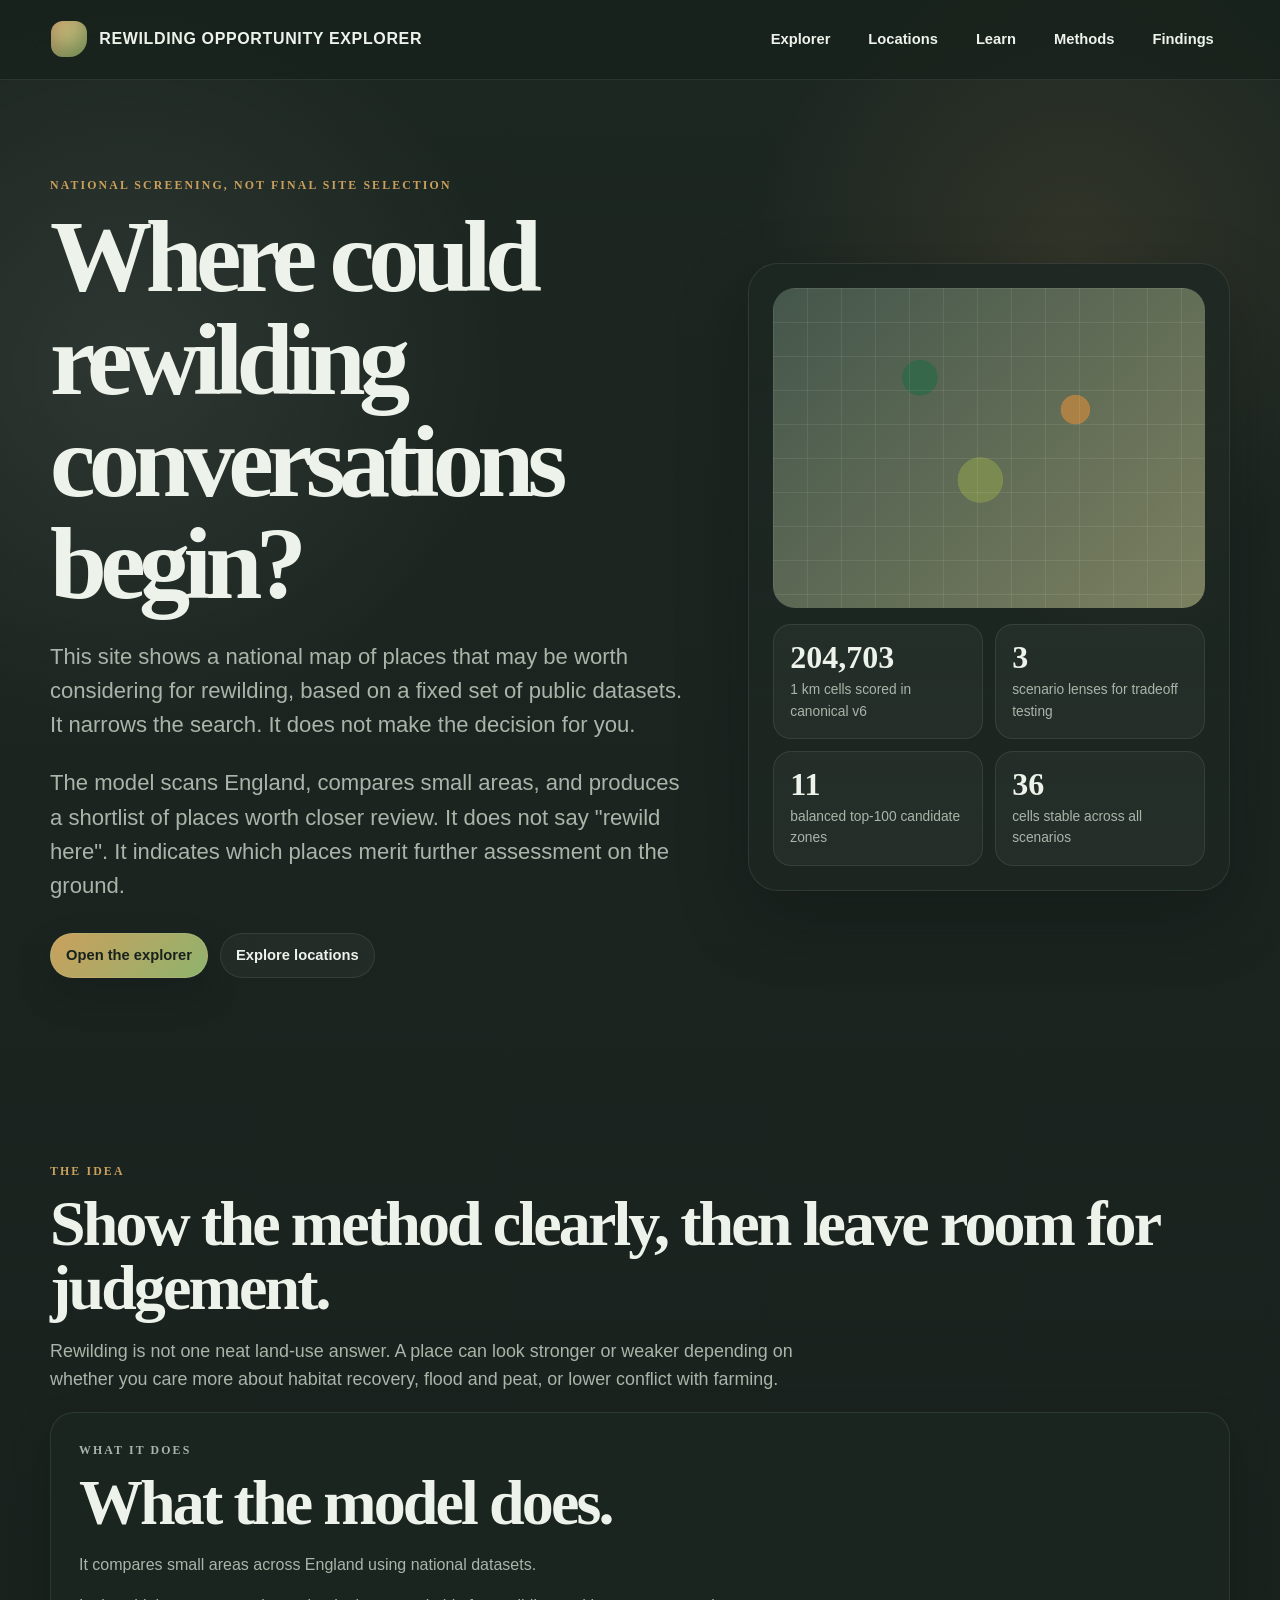
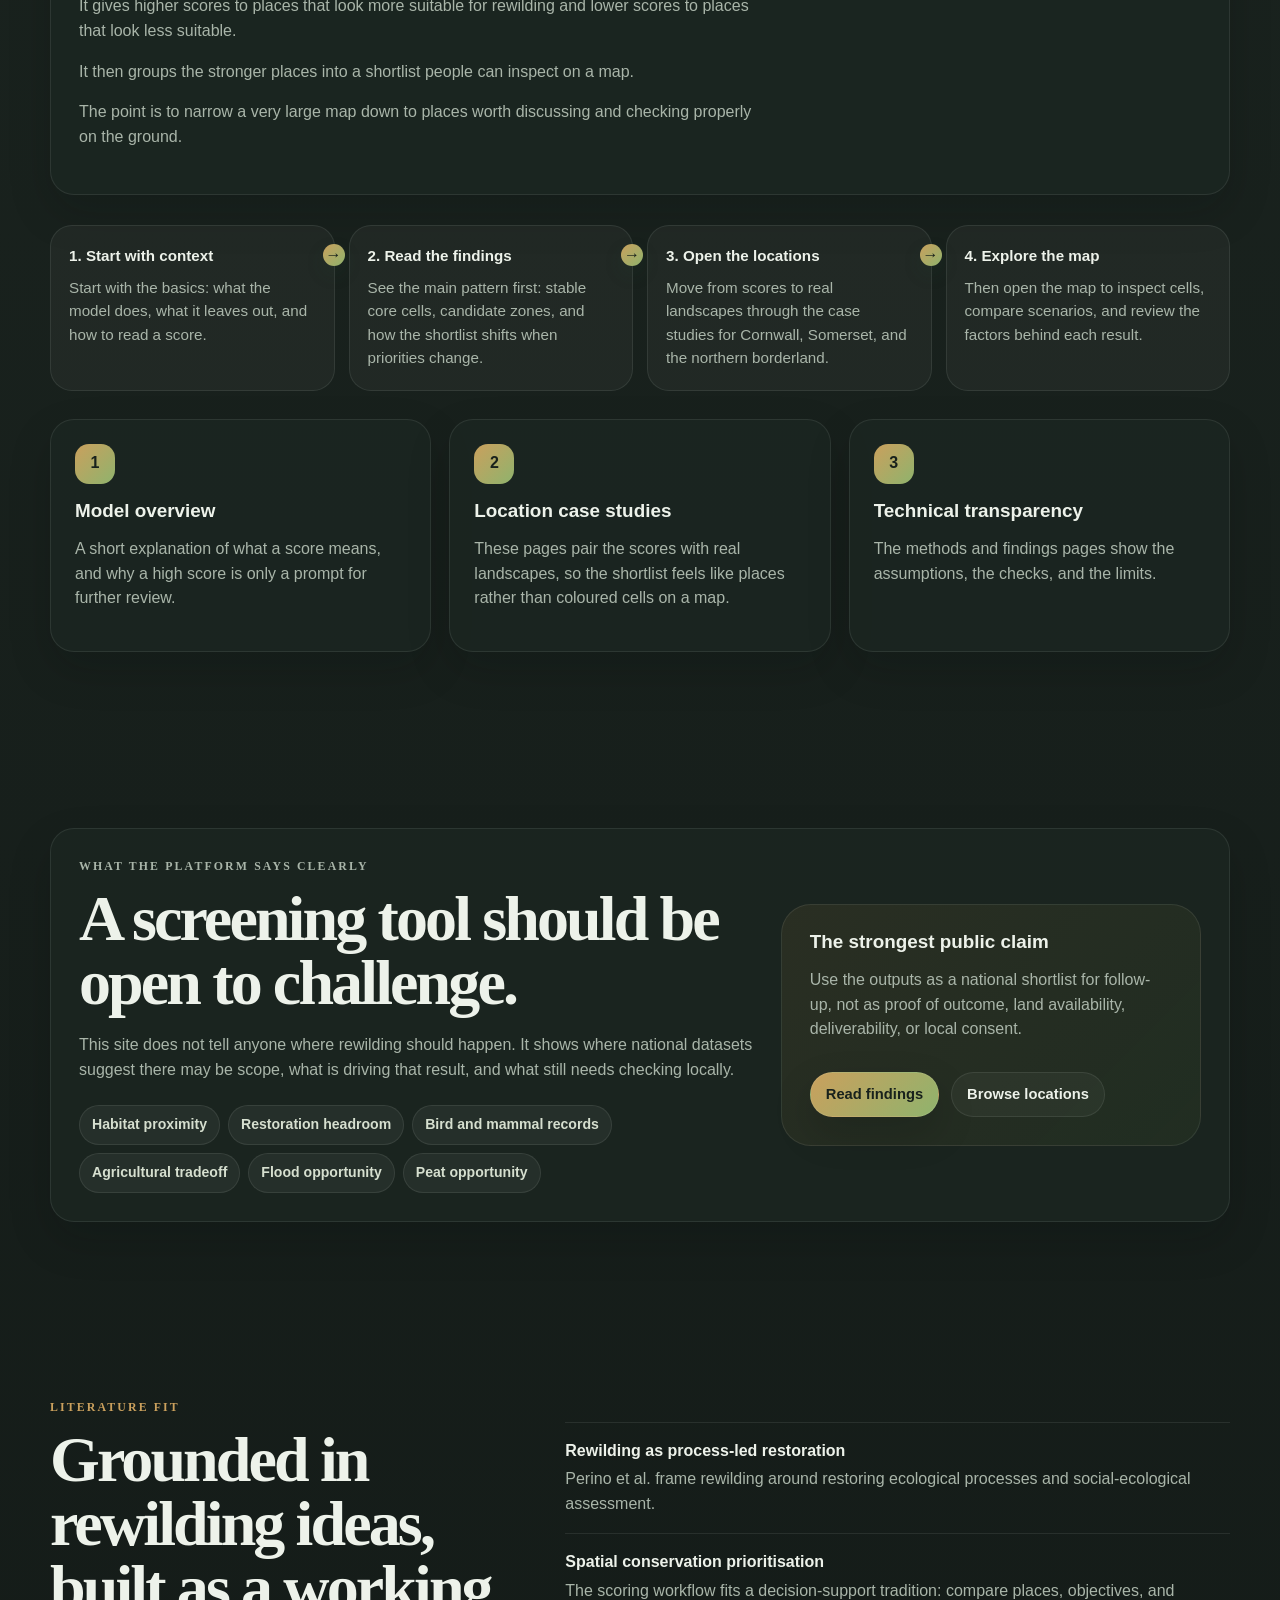
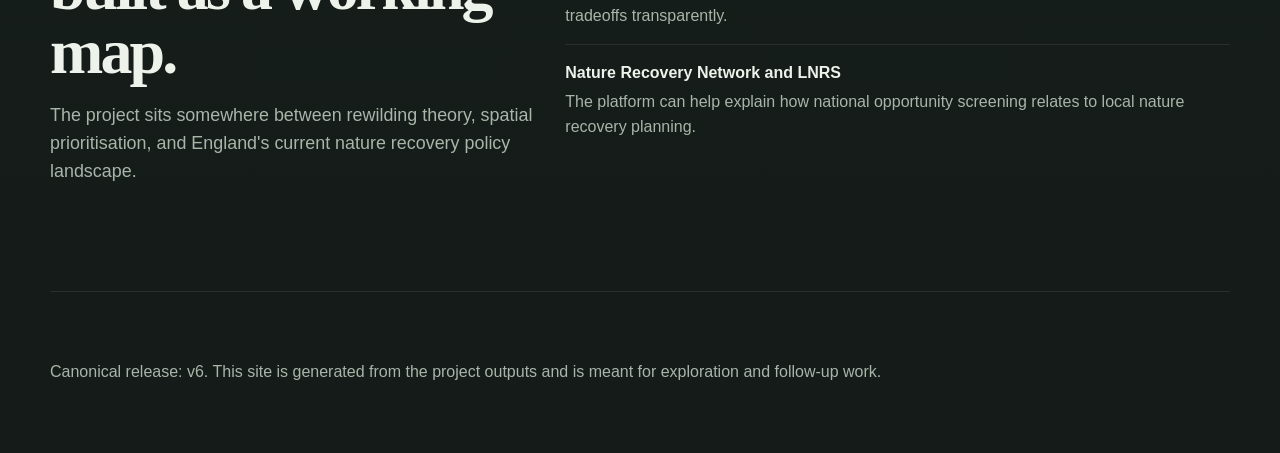
<file: docs/index.html>
<!doctype html>
<html lang="en">
<head>
  <meta charset="utf-8">
  <meta name="viewport" content="width=device-width, initial-scale=1">
  <title>England Rewilding Opportunity Map | Rewilding Opportunity Explorer</title>
  <meta name="description" content="Explore a public-facing England rewilding opportunity map built from habitat, biodiversity, agricultural, flood, and peat-related signals.">
  <link rel="canonical" href="https://larryp123.github.io/Rewilding-Project/">
  <meta property="og:type" content="website">
  <meta property="og:site_name" content="Rewilding Opportunity Explorer">
  <meta property="og:title" content="England Rewilding Opportunity Map">
  <meta property="og:description" content="Explore a transparent national screening prototype for rewilding opportunity across England.">
  <meta property="og:url" content="https://larryp123.github.io/Rewilding-Project/">
  <meta property="og:image" content="https://larryp123.github.io/Rewilding-Project/showcase/home-preview.png">
  <meta name="twitter:card" content="summary_large_image">
  <meta name="twitter:title" content="England Rewilding Opportunity Map">
  <meta name="twitter:description" content="Explore a transparent national screening prototype for rewilding opportunity across England.">
  <meta name="twitter:image" content="https://larryp123.github.io/Rewilding-Project/showcase/home-preview.png">
  <link rel="stylesheet" href="styles.css">
</head>
<body>
  <header class="site-header">
    <a class="brand" href="index.html" aria-label="Rewilding Opportunity Explorer home">
      <span class="brand-mark" aria-hidden="true"></span>
      <span>Rewilding Opportunity Explorer</span>
    </a>
    <nav class="site-nav" aria-label="Main navigation">
      <a href="maps/rewilding_opportunity_explorer.html">Explorer</a>
      <a href="locations.html">Locations</a>
      <a href="learn.html">Learn</a>
      <a href="methods.html">Methods</a>
      <a href="findings.html">Findings</a>
    </nav>
  </header>

  <main class="page">
    <section class="hero">
      <div>
        <p class="eyebrow">National screening, not final site selection</p>
        <h1>Where could rewilding conversations begin?</h1>
        <p class="lede">This site shows a national map of places that may be worth considering for rewilding, based on a fixed set of public datasets. It narrows the search. It does not make the decision for you.</p>
        <p class="lede">The model scans England, compares small areas, and produces a shortlist of places worth closer review. It does not say "rewild here". It indicates which places merit further assessment on the ground.</p>
        <div class="hero-actions">
          <a class="button primary" href="maps/rewilding_opportunity_explorer.html">Open the explorer</a>
          <a class="button secondary" href="locations.html">Explore locations</a>
        </div>
      </div>

      <aside class="hero-card" aria-label="Project snapshot">
        <div class="map-preview" role="img" aria-label="Abstract map preview with highlighted candidate areas"></div>
        <div class="stat-grid">
          <div class="stat">
            <strong>204,703</strong>
            <span>1 km cells scored in canonical v6</span>
          </div>
          <div class="stat">
            <strong>3</strong>
            <span>scenario lenses for tradeoff testing</span>
          </div>
          <div class="stat">
            <strong>11</strong>
            <span>balanced top-100 candidate zones</span>
          </div>
          <div class="stat">
            <strong>36</strong>
            <span>cells stable across all scenarios</span>
          </div>
        </div>
      </aside>
    </section>

    <section class="section" id="why">
      <p class="eyebrow">The idea</p>
      <h2>Show the method clearly, then leave room for judgement.</h2>
      <p class="section-intro">Rewilding is not one neat land-use answer. A place can look stronger or weaker depending on whether you care more about habitat recovery, flood and peat, or lower conflict with farming.</p>
      <div class="wide-card">
        <div>
          <p class="eyebrow">What It Does</p>
          <h2>What the model does.</h2>
          <p>It compares small areas across England using national datasets.</p>
          <p>It gives higher scores to places that look more suitable for rewilding and lower scores to places that look less suitable.</p>
          <p>It then groups the stronger places into a shortlist people can inspect on a map.</p>
          <p>The point is to narrow a very large map down to places worth discussing and checking properly on the ground.</p>
        </div>
      </div>
      <div class="journey-strip" aria-label="How to use this site">
        <a class="journey-step" href="learn.html">
          <strong>1. Start with context</strong>
          <p>Start with the basics: what the model does, what it leaves out, and how to read a score.</p>
        </a>
        <a class="journey-step" href="findings.html">
          <strong>2. Read the findings</strong>
          <p>See the main pattern first: stable core cells, candidate zones, and how the shortlist shifts when priorities change.</p>
        </a>
        <a class="journey-step" href="locations.html">
          <strong>3. Open the locations</strong>
          <p>Move from scores to real landscapes through the case studies for Cornwall, Somerset, and the northern borderland.</p>
        </a>
        <a class="journey-step" href="maps/rewilding_opportunity_explorer.html">
          <strong>4. Explore the map</strong>
          <p>Then open the map to inspect cells, compare scenarios, and review the factors behind each result.</p>
        </a>
      </div>
      <div class="card-grid">
        <article class="card">
          <span class="card-number">1</span>
          <h3>Model overview</h3>
          <p>A short explanation of what a score means, and why a high score is only a prompt for further review.</p>
        </article>
        <article class="card">
          <span class="card-number">2</span>
          <h3>Location case studies</h3>
          <p>These pages pair the scores with real landscapes, so the shortlist feels like places rather than coloured cells on a map.</p>
        </article>
        <article class="card">
          <span class="card-number">3</span>
          <h3>Technical transparency</h3>
          <p>The methods and findings pages show the assumptions, the checks, and the limits.</p>
        </article>
      </div>
    </section>

    <section class="section">
      <div class="wide-card">
        <div>
          <p class="eyebrow">What the platform says clearly</p>
          <h2>A screening tool should be open to challenge.</h2>
          <p>This site does not tell anyone where rewilding should happen. It shows where national datasets suggest there may be scope, what is driving that result, and what still needs checking locally.</p>
          <ul class="pill-list">
            <li>Habitat proximity</li>
            <li>Restoration headroom</li>
            <li>Bird and mammal records</li>
            <li>Agricultural tradeoff</li>
            <li>Flood opportunity</li>
            <li>Peat opportunity</li>
          </ul>
        </div>
        <div class="callout">
          <h3>The strongest public claim</h3>
          <p>Use the outputs as a national shortlist for follow-up, not as proof of outcome, land availability, deliverability, or local consent.</p>
          <div class="section-actions">
            <a class="button primary" href="findings.html">Read findings</a>
            <a class="button secondary" href="locations.html">Browse locations</a>
          </div>
        </div>
      </div>
    </section>

    <section class="section">
      <div class="split">
        <div>
          <p class="eyebrow">Literature fit</p>
          <h2>Grounded in rewilding ideas, built as a working map.</h2>
          <p class="section-intro">The project sits somewhere between rewilding theory, spatial prioritisation, and England's current nature recovery policy landscape.</p>
        </div>
        <ul class="source-list">
          <li>
            <strong>Rewilding as process-led restoration</strong>
            <span>Perino et al. frame rewilding around restoring ecological processes and social-ecological assessment.</span>
          </li>
          <li>
            <strong>Spatial conservation prioritisation</strong>
            <span>The scoring workflow fits a decision-support tradition: compare places, objectives, and tradeoffs transparently.</span>
          </li>
          <li>
            <strong>Nature Recovery Network and LNRS</strong>
            <span>The platform can help explain how national opportunity screening relates to local nature recovery planning.</span>
          </li>
        </ul>
      </div>
    </section>
  </main>

  <footer class="footer">
    <p>Canonical release: v6. This site is generated from the project outputs and is meant for exploration and follow-up work.</p>
  </footer>
</body>
</html>
</file>
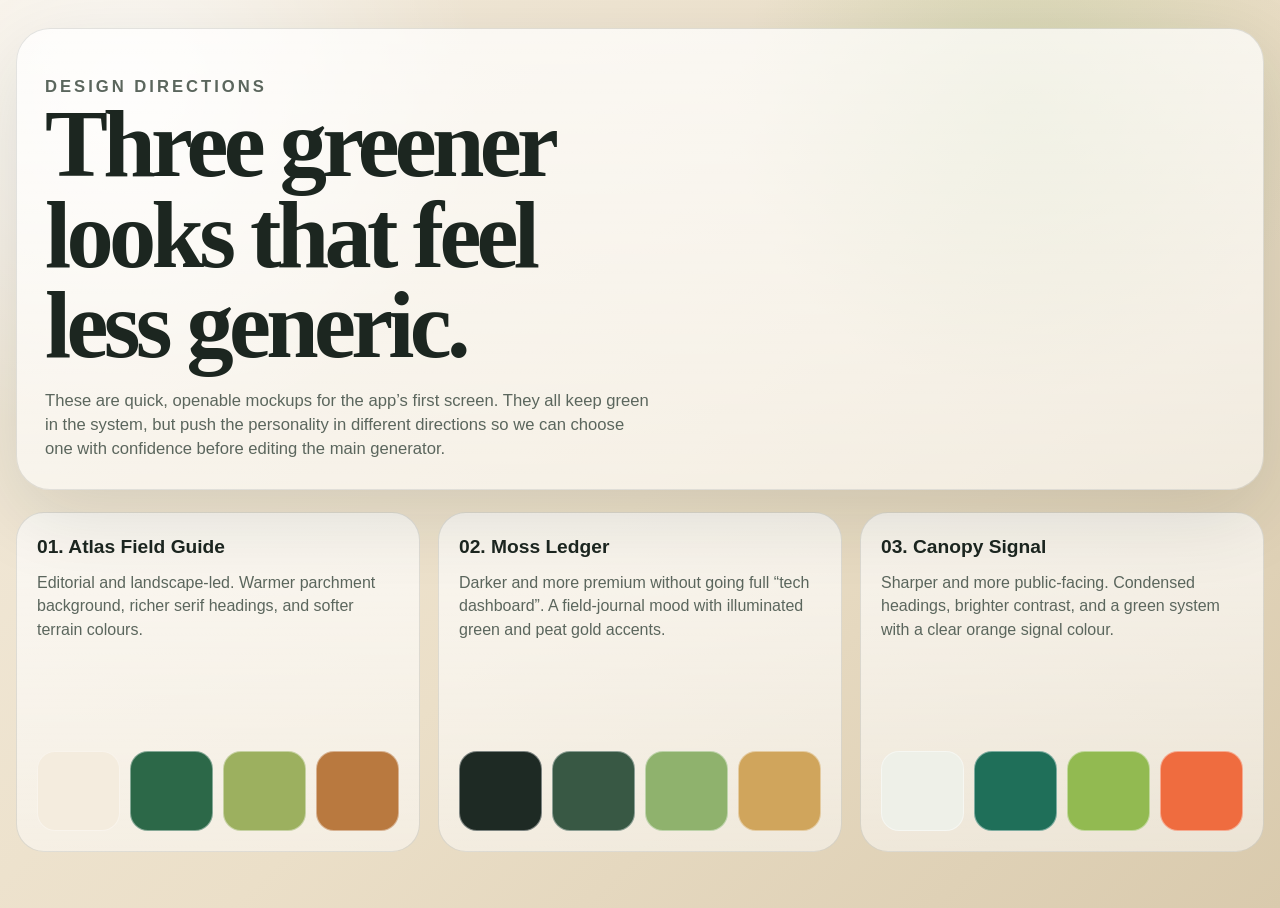
<file: docs/showcase/index.html>
<!doctype html>
<html lang="en">
<head>
  <meta charset="utf-8">
  <meta name="viewport" content="width=device-width, initial-scale=1">
  <title>Design Directions | Rewilding Opportunity Explorer</title>
  <link rel="stylesheet" href="themes.css">
</head>
<body class="theme-page atlas">
  <main class="showcase-shell">
    <section class="compare-header">
      <p class="kicker">Design directions</p>
      <h1>Three greener looks that feel less generic.</h1>
      <p>These are quick, openable mockups for the app’s first screen. They all keep green in the system, but push the personality in different directions so we can choose one with confidence before editing the main generator.</p>
    </section>

    <section class="compare-grid" aria-label="Theme comparison">
      <a class="compare-card" href="theme-atlas.html">
        <strong>01. Atlas Field Guide</strong>
        <p>Editorial and landscape-led. Warmer parchment background, richer serif headings, and softer terrain colours.</p>
        <div class="swatches" aria-hidden="true">
          <div class="swatch" style="background:#f4ecde;"></div>
          <div class="swatch" style="background:#2c6848;"></div>
          <div class="swatch" style="background:#9cb05f;"></div>
          <div class="swatch" style="background:#b9793f;"></div>
        </div>
      </a>

      <a class="compare-card" href="theme-ledger.html">
        <strong>02. Moss Ledger</strong>
        <p>Darker and more premium without going full “tech dashboard”. A field-journal mood with illuminated green and peat gold accents.</p>
        <div class="swatches" aria-hidden="true">
          <div class="swatch" style="background:#1e2a24;"></div>
          <div class="swatch" style="background:#385844;"></div>
          <div class="swatch" style="background:#8fb26d;"></div>
          <div class="swatch" style="background:#d0a55c;"></div>
        </div>
      </a>

      <a class="compare-card" href="theme-signal.html">
        <strong>03. Canopy Signal</strong>
        <p>Sharper and more public-facing. Condensed headings, brighter contrast, and a green system with a clear orange signal colour.</p>
        <div class="swatches" aria-hidden="true">
          <div class="swatch" style="background:#eef0e8;"></div>
          <div class="swatch" style="background:#1f6f59;"></div>
          <div class="swatch" style="background:#92ba51;"></div>
          <div class="swatch" style="background:#ef6c3f;"></div>
        </div>
      </a>
    </section>
  </main>
</body>
</html>
</file>
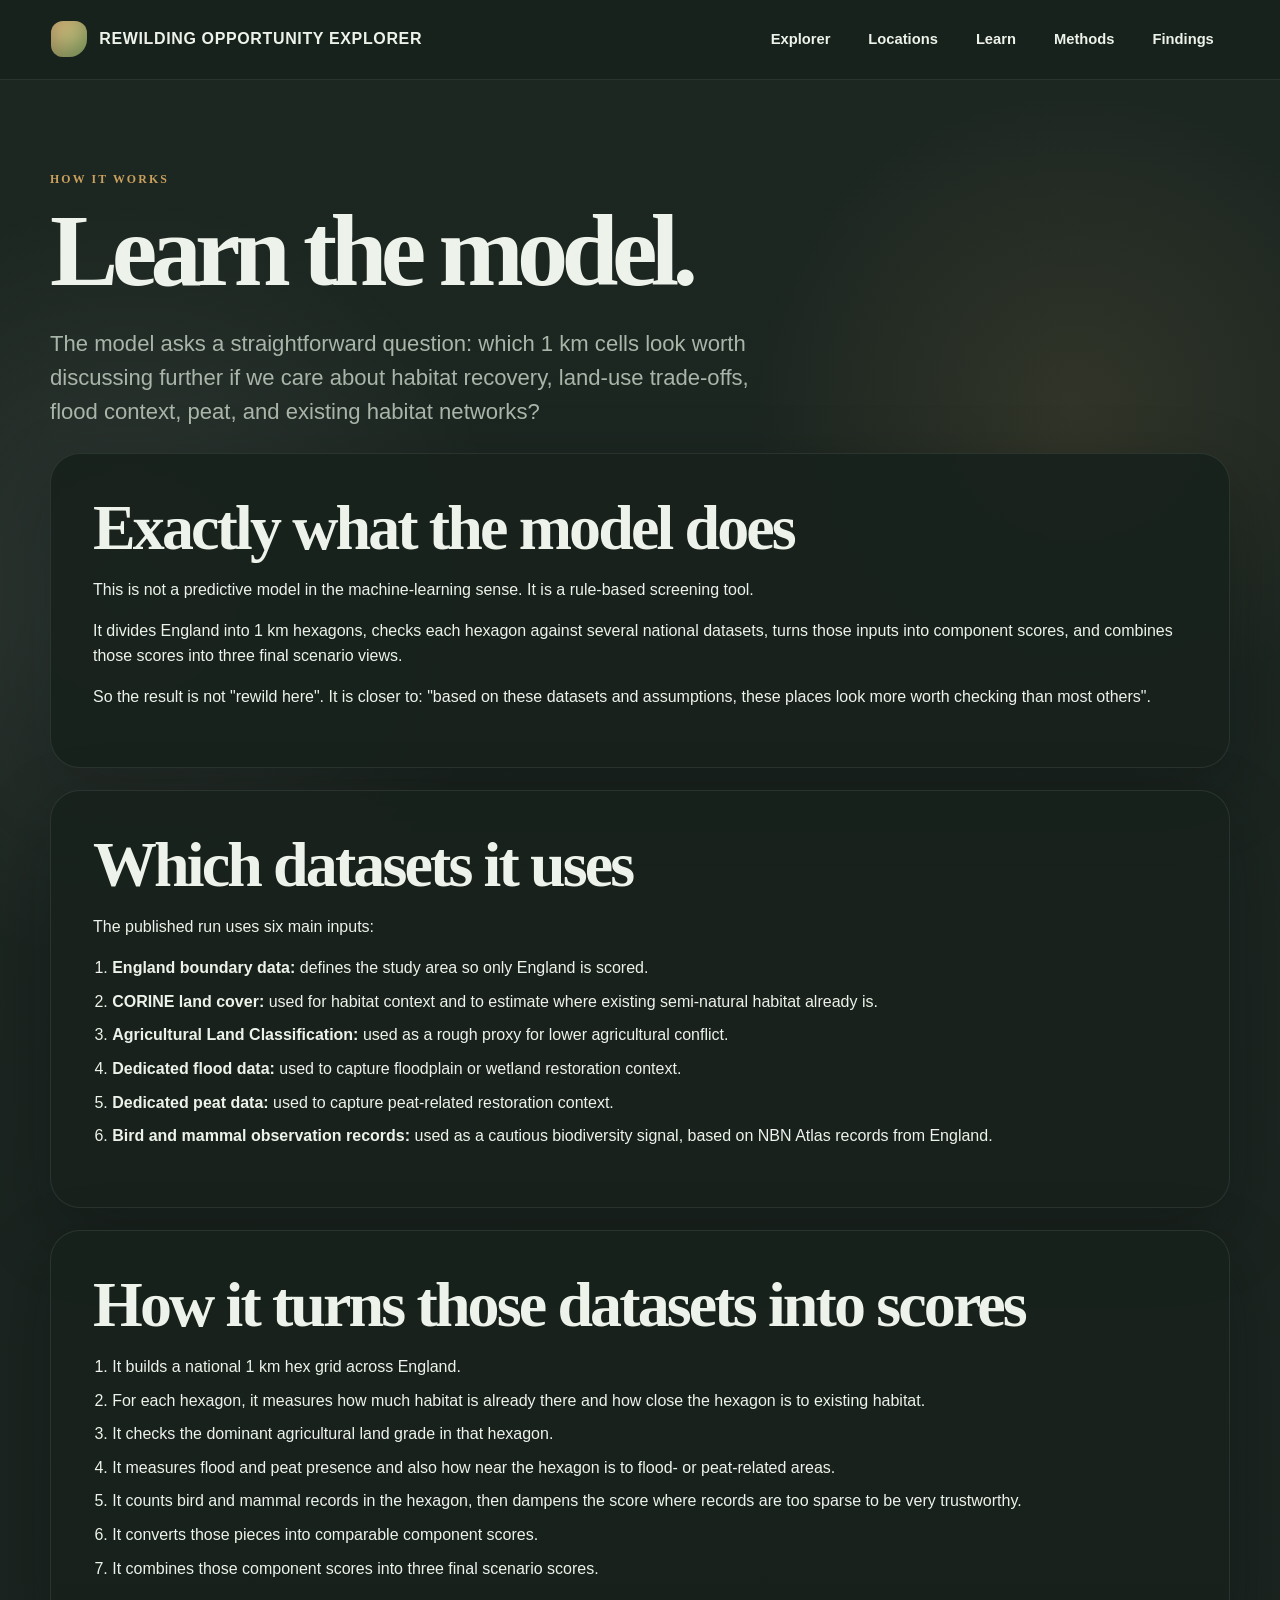
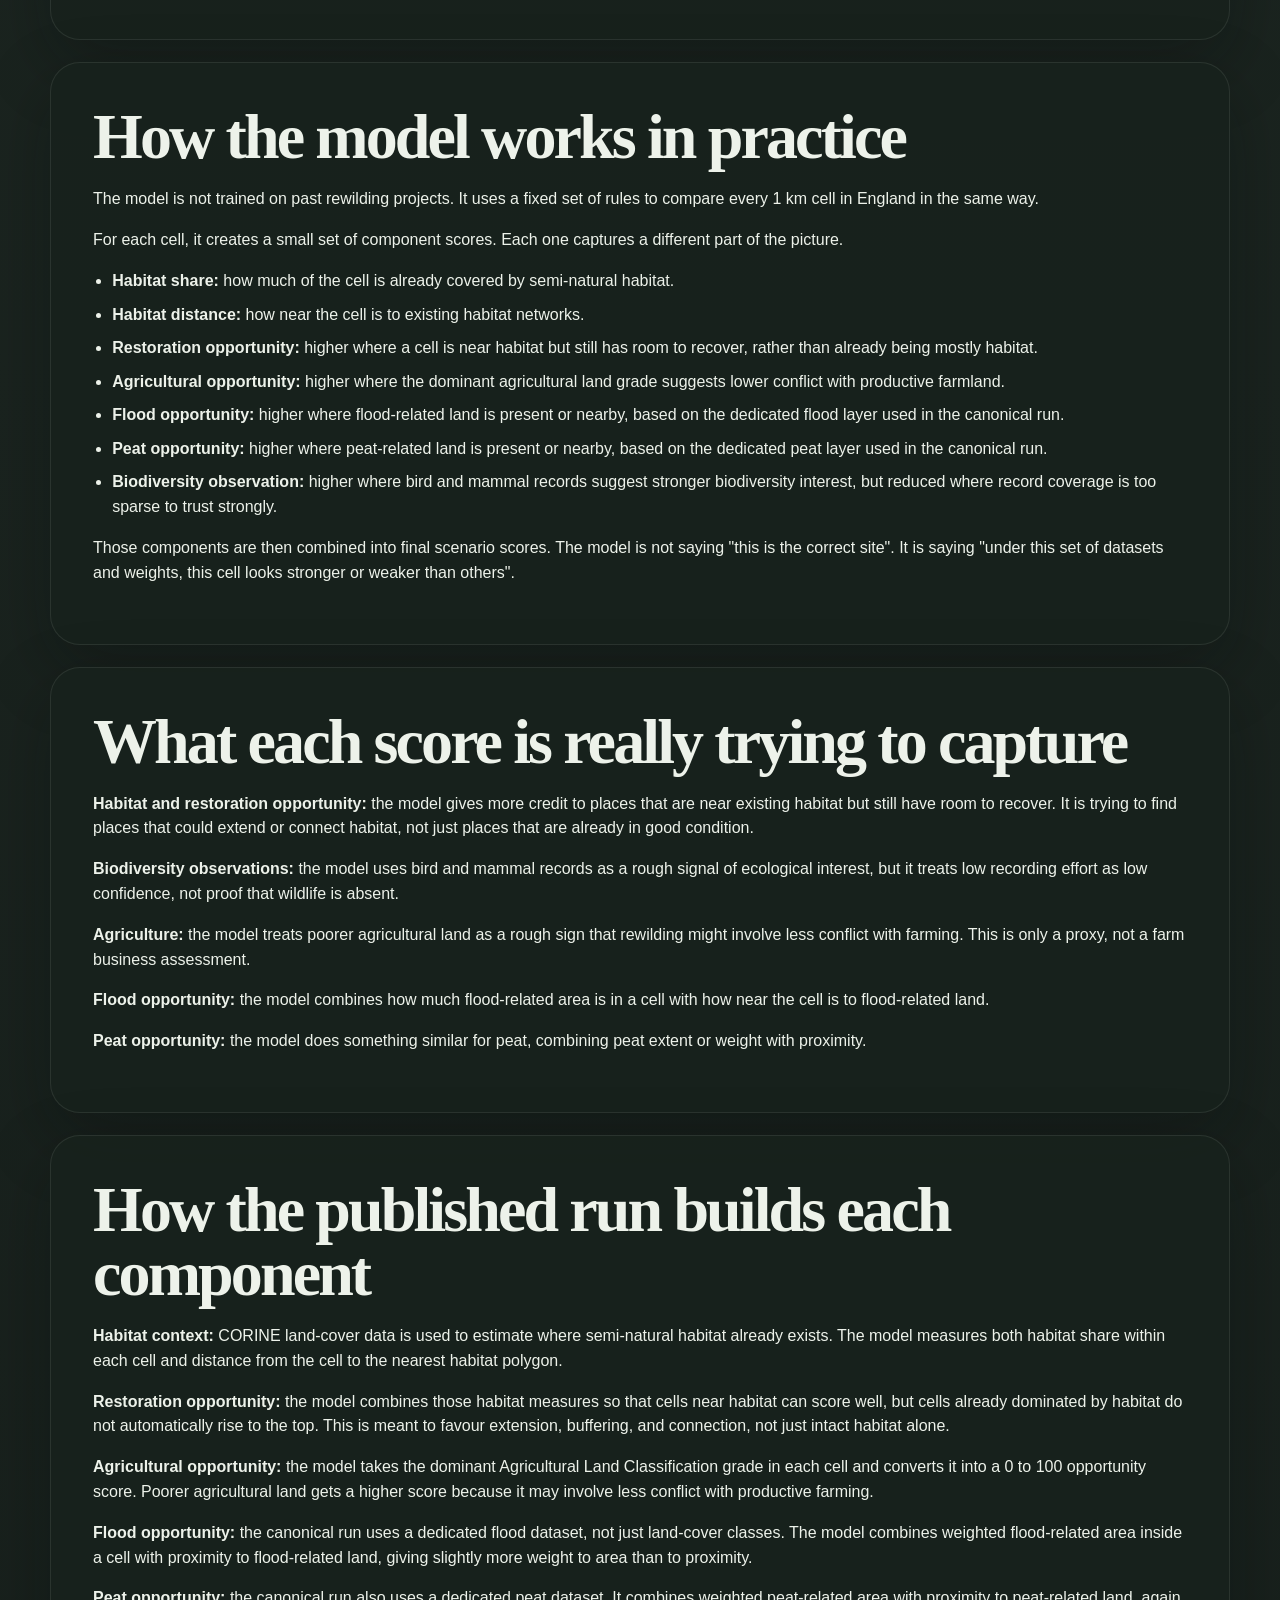
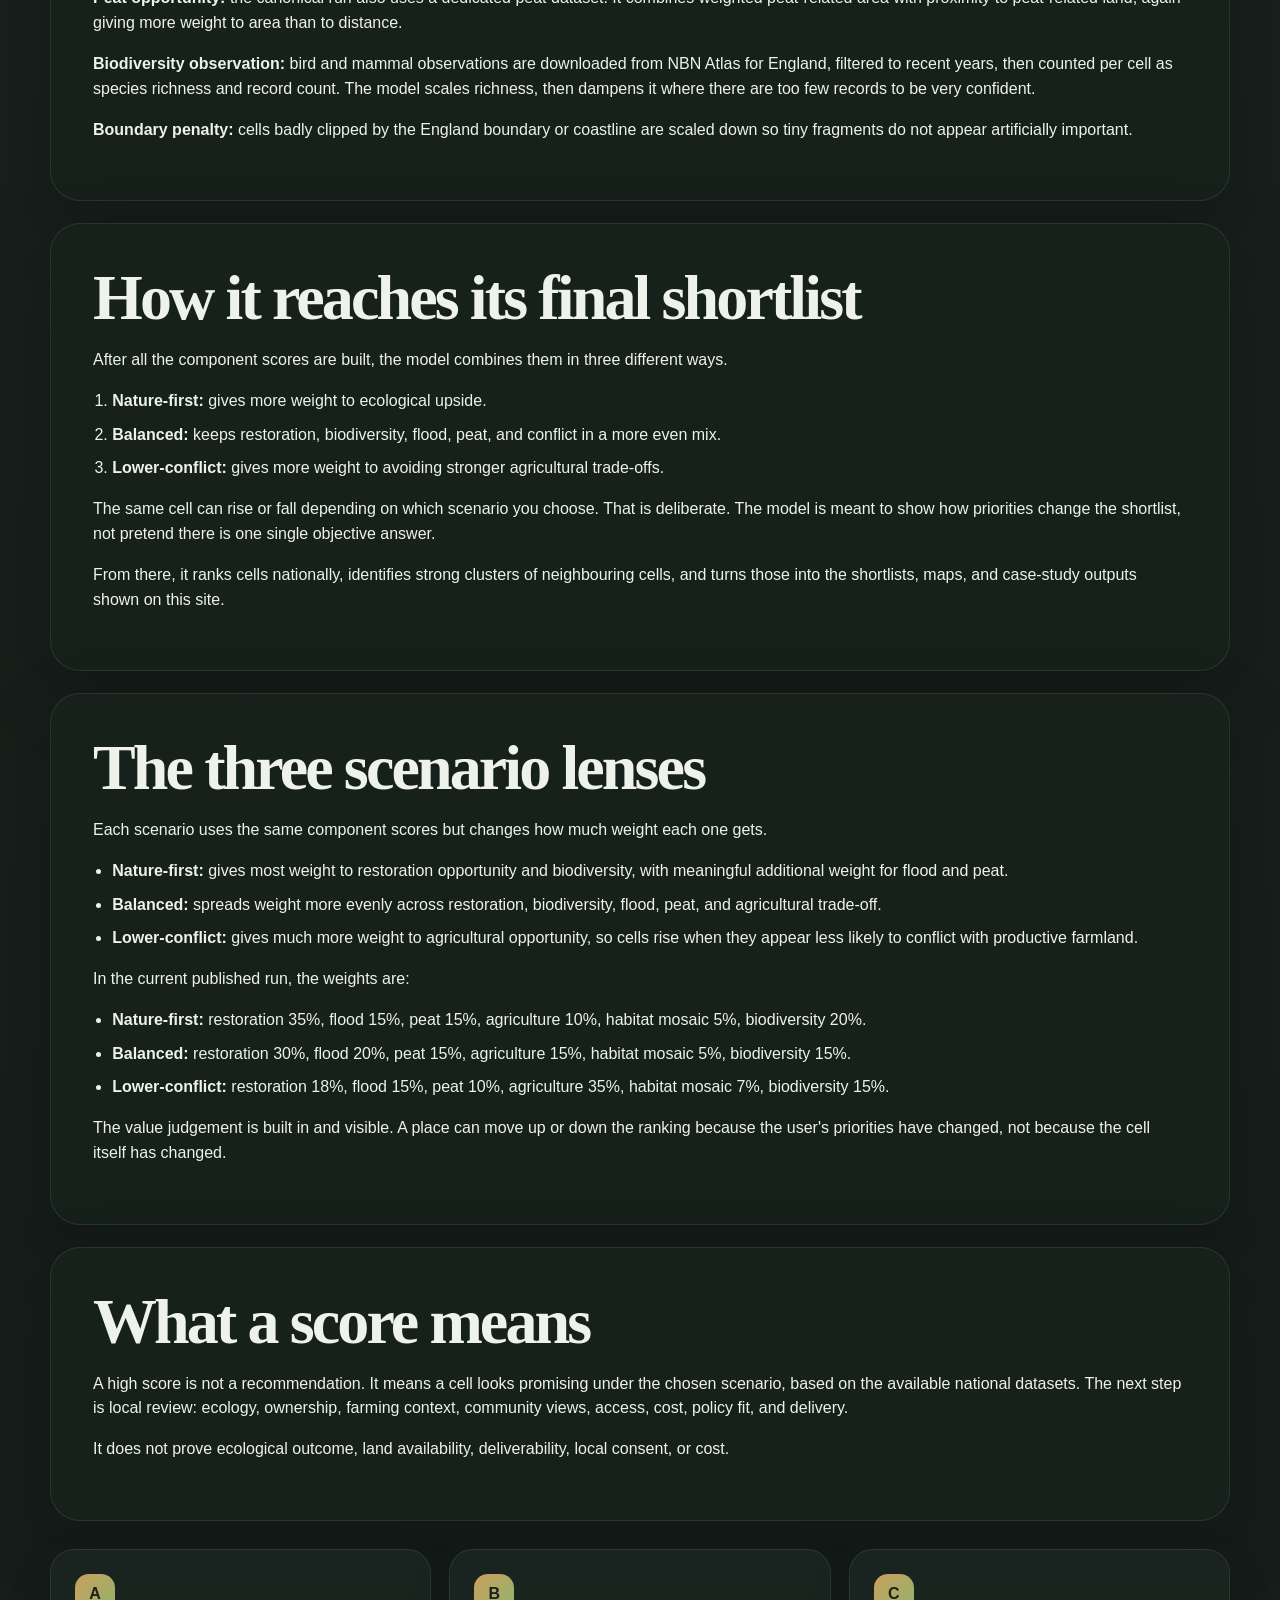
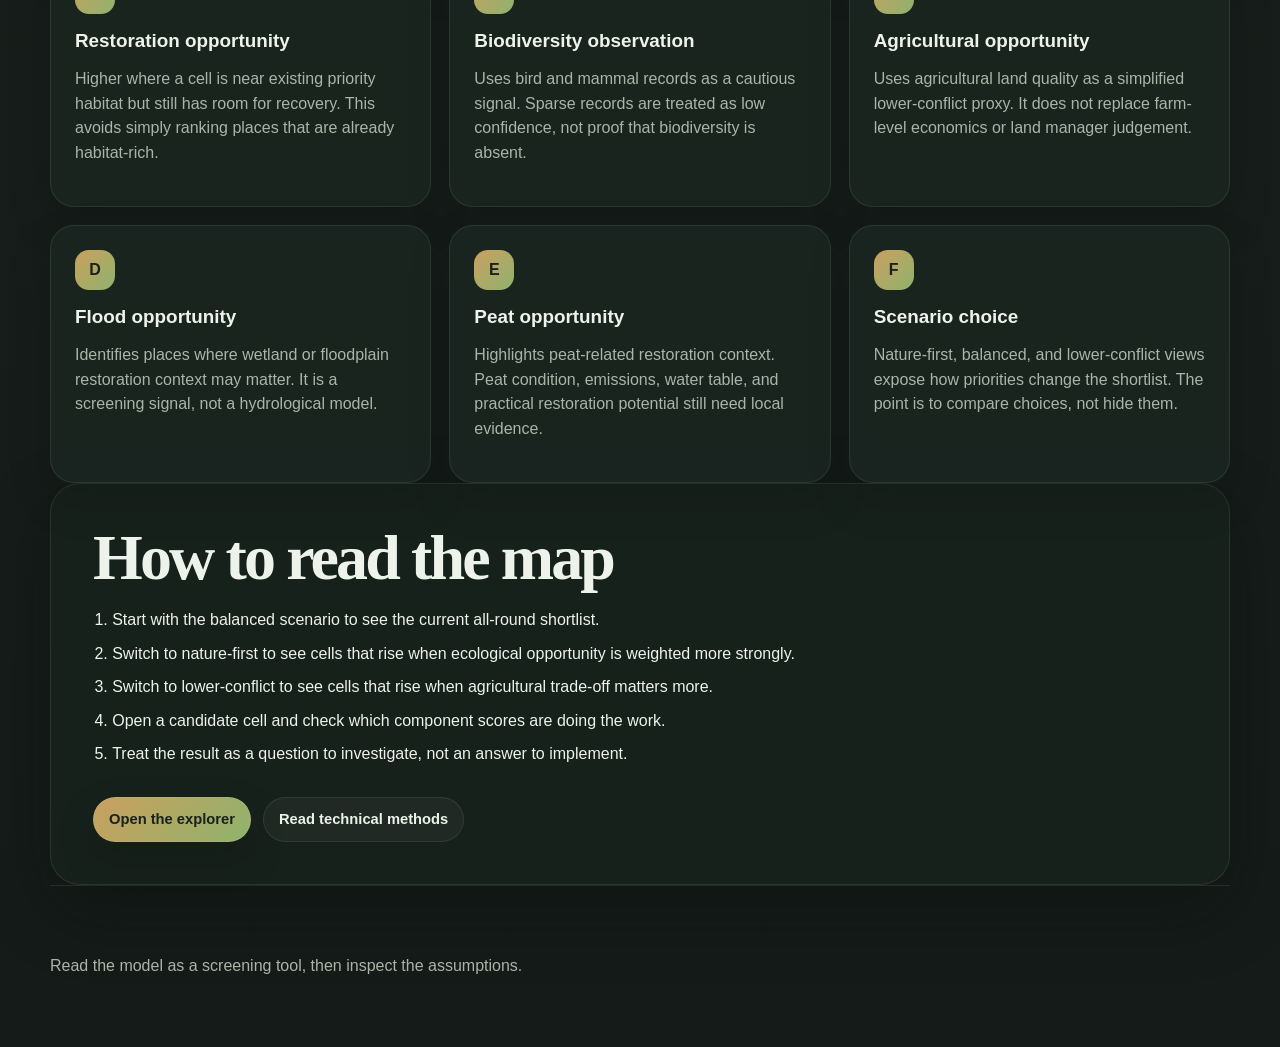
<file: docs/learn.html>
<!doctype html>
<html lang="en">
<head>
  <meta charset="utf-8">
  <meta name="viewport" content="width=device-width, initial-scale=1">
  <title>Learn the Model | Rewilding Opportunity Explorer</title>
  <meta name="description" content="Learn how the England rewilding opportunity model works, what it does not claim, and how to interpret its national screening outputs.">
  <link rel="canonical" href="https://larryp123.github.io/Rewilding-Project/learn.html">
  <meta property="og:type" content="article">
  <meta property="og:site_name" content="Rewilding Opportunity Explorer">
  <meta property="og:title" content="Learn the Model">
  <meta property="og:description" content="A clear guide to the England rewilding opportunity model and how to read its outputs.">
  <meta property="og:url" content="https://larryp123.github.io/Rewilding-Project/learn.html">
  <meta property="og:image" content="https://larryp123.github.io/Rewilding-Project/showcase/home-preview.png">
  <meta name="twitter:card" content="summary_large_image">
  <meta name="twitter:title" content="Learn the Model">
  <meta name="twitter:description" content="A clear guide to the England rewilding opportunity model and how to read its outputs.">
  <meta name="twitter:image" content="https://larryp123.github.io/Rewilding-Project/showcase/home-preview.png">
  <link rel="stylesheet" href="styles.css">
</head>
<body>
  <header class="site-header">
    <a class="brand" href="index.html"><span class="brand-mark" aria-hidden="true"></span><span>Rewilding Opportunity Explorer</span></a>
    <nav class="site-nav" aria-label="Main navigation">
      <a href="maps/rewilding_opportunity_explorer.html">Explorer</a>
      <a href="locations.html">Locations</a>
      <a href="learn.html">Learn</a>
      <a href="methods.html">Methods</a>
      <a href="findings.html">Findings</a>
    </nav>
  </header>

  <main class="page">
    <section class="page-title">
      <p class="eyebrow">How it works</p>
      <h1>Learn the model.</h1>
      <p class="lede">The model asks a straightforward question: which 1 km cells look worth discussing further if we care about habitat recovery, land-use trade-offs, flood context, peat, and existing habitat networks?</p>
    </section>

    <section class="content-panel">
      <h2>Exactly what the model does</h2>
      <p>This is not a predictive model in the machine-learning sense. It is a rule-based screening tool.</p>
      <p>It divides England into 1 km hexagons, checks each hexagon against several national datasets, turns those inputs into component scores, and combines those scores into three final scenario views.</p>
      <p>So the result is not "rewild here". It is closer to: "based on these datasets and assumptions, these places look more worth checking than most others".</p>
    </section>

    <section class="content-panel">
      <h2>Which datasets it uses</h2>
      <p>The published run uses six main inputs:</p>
      <ol>
        <li><strong>England boundary data:</strong> defines the study area so only England is scored.</li>
        <li><strong>CORINE land cover:</strong> used for habitat context and to estimate where existing semi-natural habitat already is.</li>
        <li><strong>Agricultural Land Classification:</strong> used as a rough proxy for lower agricultural conflict.</li>
        <li><strong>Dedicated flood data:</strong> used to capture floodplain or wetland restoration context.</li>
        <li><strong>Dedicated peat data:</strong> used to capture peat-related restoration context.</li>
        <li><strong>Bird and mammal observation records:</strong> used as a cautious biodiversity signal, based on NBN Atlas records from England.</li>
      </ol>
    </section>

    <section class="content-panel">
      <h2>How it turns those datasets into scores</h2>
      <ol>
        <li>It builds a national 1 km hex grid across England.</li>
        <li>For each hexagon, it measures how much habitat is already there and how close the hexagon is to existing habitat.</li>
        <li>It checks the dominant agricultural land grade in that hexagon.</li>
        <li>It measures flood and peat presence and also how near the hexagon is to flood- or peat-related areas.</li>
        <li>It counts bird and mammal records in the hexagon, then dampens the score where records are too sparse to be very trustworthy.</li>
        <li>It converts those pieces into comparable component scores.</li>
        <li>It combines those component scores into three final scenario scores.</li>
      </ol>
    </section>

    <section class="content-panel">
      <h2>How the model works in practice</h2>
      <p>The model is not trained on past rewilding projects. It uses a fixed set of rules to compare every 1 km cell in England in the same way.</p>
      <p>For each cell, it creates a small set of component scores. Each one captures a different part of the picture.</p>
      <ul>
        <li><strong>Habitat share:</strong> how much of the cell is already covered by semi-natural habitat.</li>
        <li><strong>Habitat distance:</strong> how near the cell is to existing habitat networks.</li>
        <li><strong>Restoration opportunity:</strong> higher where a cell is near habitat but still has room to recover, rather than already being mostly habitat.</li>
        <li><strong>Agricultural opportunity:</strong> higher where the dominant agricultural land grade suggests lower conflict with productive farmland.</li>
        <li><strong>Flood opportunity:</strong> higher where flood-related land is present or nearby, based on the dedicated flood layer used in the canonical run.</li>
        <li><strong>Peat opportunity:</strong> higher where peat-related land is present or nearby, based on the dedicated peat layer used in the canonical run.</li>
        <li><strong>Biodiversity observation:</strong> higher where bird and mammal records suggest stronger biodiversity interest, but reduced where record coverage is too sparse to trust strongly.</li>
      </ul>
      <p>Those components are then combined into final scenario scores. The model is not saying "this is the correct site". It is saying "under this set of datasets and weights, this cell looks stronger or weaker than others".</p>
    </section>

    <section class="content-panel">
      <h2>What each score is really trying to capture</h2>
      <p><strong>Habitat and restoration opportunity:</strong> the model gives more credit to places that are near existing habitat but still have room to recover. It is trying to find places that could extend or connect habitat, not just places that are already in good condition.</p>
      <p><strong>Biodiversity observations:</strong> the model uses bird and mammal records as a rough signal of ecological interest, but it treats low recording effort as low confidence, not proof that wildlife is absent.</p>
      <p><strong>Agriculture:</strong> the model treats poorer agricultural land as a rough sign that rewilding might involve less conflict with farming. This is only a proxy, not a farm business assessment.</p>
      <p><strong>Flood opportunity:</strong> the model combines how much flood-related area is in a cell with how near the cell is to flood-related land.</p>
      <p><strong>Peat opportunity:</strong> the model does something similar for peat, combining peat extent or weight with proximity.</p>
    </section>

    <section class="content-panel">
      <h2>How the published run builds each component</h2>
      <p><strong>Habitat context:</strong> CORINE land-cover data is used to estimate where semi-natural habitat already exists. The model measures both habitat share within each cell and distance from the cell to the nearest habitat polygon.</p>
      <p><strong>Restoration opportunity:</strong> the model combines those habitat measures so that cells near habitat can score well, but cells already dominated by habitat do not automatically rise to the top. This is meant to favour extension, buffering, and connection, not just intact habitat alone.</p>
      <p><strong>Agricultural opportunity:</strong> the model takes the dominant Agricultural Land Classification grade in each cell and converts it into a 0 to 100 opportunity score. Poorer agricultural land gets a higher score because it may involve less conflict with productive farming.</p>
      <p><strong>Flood opportunity:</strong> the canonical run uses a dedicated flood dataset, not just land-cover classes. The model combines weighted flood-related area inside a cell with proximity to flood-related land, giving slightly more weight to area than to proximity.</p>
      <p><strong>Peat opportunity:</strong> the canonical run also uses a dedicated peat dataset. It combines weighted peat-related area with proximity to peat-related land, again giving more weight to area than to distance.</p>
      <p><strong>Biodiversity observation:</strong> bird and mammal observations are downloaded from NBN Atlas for England, filtered to recent years, then counted per cell as species richness and record count. The model scales richness, then dampens it where there are too few records to be very confident.</p>
      <p><strong>Boundary penalty:</strong> cells badly clipped by the England boundary or coastline are scaled down so tiny fragments do not appear artificially important.</p>
    </section>

    <section class="content-panel">
      <h2>How it reaches its final shortlist</h2>
      <p>After all the component scores are built, the model combines them in three different ways.</p>
      <ol>
        <li><strong>Nature-first:</strong> gives more weight to ecological upside.</li>
        <li><strong>Balanced:</strong> keeps restoration, biodiversity, flood, peat, and conflict in a more even mix.</li>
        <li><strong>Lower-conflict:</strong> gives more weight to avoiding stronger agricultural trade-offs.</li>
      </ol>
      <p>The same cell can rise or fall depending on which scenario you choose. That is deliberate. The model is meant to show how priorities change the shortlist, not pretend there is one single objective answer.</p>
      <p>From there, it ranks cells nationally, identifies strong clusters of neighbouring cells, and turns those into the shortlists, maps, and case-study outputs shown on this site.</p>
    </section>

    <section class="content-panel">
      <h2>The three scenario lenses</h2>
      <p>Each scenario uses the same component scores but changes how much weight each one gets.</p>
      <ul>
        <li><strong>Nature-first:</strong> gives most weight to restoration opportunity and biodiversity, with meaningful additional weight for flood and peat.</li>
        <li><strong>Balanced:</strong> spreads weight more evenly across restoration, biodiversity, flood, peat, and agricultural trade-off.</li>
        <li><strong>Lower-conflict:</strong> gives much more weight to agricultural opportunity, so cells rise when they appear less likely to conflict with productive farmland.</li>
      </ul>
      <p>In the current published run, the weights are:</p>
      <ul>
        <li><strong>Nature-first:</strong> restoration 35%, flood 15%, peat 15%, agriculture 10%, habitat mosaic 5%, biodiversity 20%.</li>
        <li><strong>Balanced:</strong> restoration 30%, flood 20%, peat 15%, agriculture 15%, habitat mosaic 5%, biodiversity 15%.</li>
        <li><strong>Lower-conflict:</strong> restoration 18%, flood 15%, peat 10%, agriculture 35%, habitat mosaic 7%, biodiversity 15%.</li>
      </ul>
      <p>The value judgement is built in and visible. A place can move up or down the ranking because the user's priorities have changed, not because the cell itself has changed.</p>
    </section>

    <section class="content-panel">
      <h2>What a score means</h2>
      <p>A high score is not a recommendation. It means a cell looks promising under the chosen scenario, based on the available national datasets. The next step is local review: ecology, ownership, farming context, community views, access, cost, policy fit, and delivery.</p>
      <p>It does not prove ecological outcome, land availability, deliverability, local consent, or cost.</p>
    </section>

    <section class="card-grid">
      <article class="card">
        <span class="card-number">A</span>
        <h3>Restoration opportunity</h3>
        <p>Higher where a cell is near existing priority habitat but still has room for recovery. This avoids simply ranking places that are already habitat-rich.</p>
      </article>
      <article class="card">
        <span class="card-number">B</span>
        <h3>Biodiversity observation</h3>
        <p>Uses bird and mammal records as a cautious signal. Sparse records are treated as low confidence, not proof that biodiversity is absent.</p>
      </article>
      <article class="card">
        <span class="card-number">C</span>
        <h3>Agricultural opportunity</h3>
        <p>Uses agricultural land quality as a simplified lower-conflict proxy. It does not replace farm-level economics or land manager judgement.</p>
      </article>
      <article class="card">
        <span class="card-number">D</span>
        <h3>Flood opportunity</h3>
        <p>Identifies places where wetland or floodplain restoration context may matter. It is a screening signal, not a hydrological model.</p>
      </article>
      <article class="card">
        <span class="card-number">E</span>
        <h3>Peat opportunity</h3>
        <p>Highlights peat-related restoration context. Peat condition, emissions, water table, and practical restoration potential still need local evidence.</p>
      </article>
      <article class="card">
        <span class="card-number">F</span>
        <h3>Scenario choice</h3>
        <p>Nature-first, balanced, and lower-conflict views expose how priorities change the shortlist. The point is to compare choices, not hide them.</p>
      </article>
    </section>

    <section class="content-panel">
      <h2>How to read the map</h2>
      <ol>
        <li>Start with the balanced scenario to see the current all-round shortlist.</li>
        <li>Switch to nature-first to see cells that rise when ecological opportunity is weighted more strongly.</li>
        <li>Switch to lower-conflict to see cells that rise when agricultural trade-off matters more.</li>
        <li>Open a candidate cell and check which component scores are doing the work.</li>
        <li>Treat the result as a question to investigate, not an answer to implement.</li>
      </ol>
      <div class="section-actions">
        <a class="button primary" href="maps/rewilding_opportunity_explorer.html">Open the explorer</a>
        <a class="button secondary" href="methods.html">Read technical methods</a>
      </div>
    </section>
  </main>

  <footer class="footer">
    <p>Read the model as a screening tool, then inspect the assumptions.</p>
  </footer>
</body>
</html>
</file>
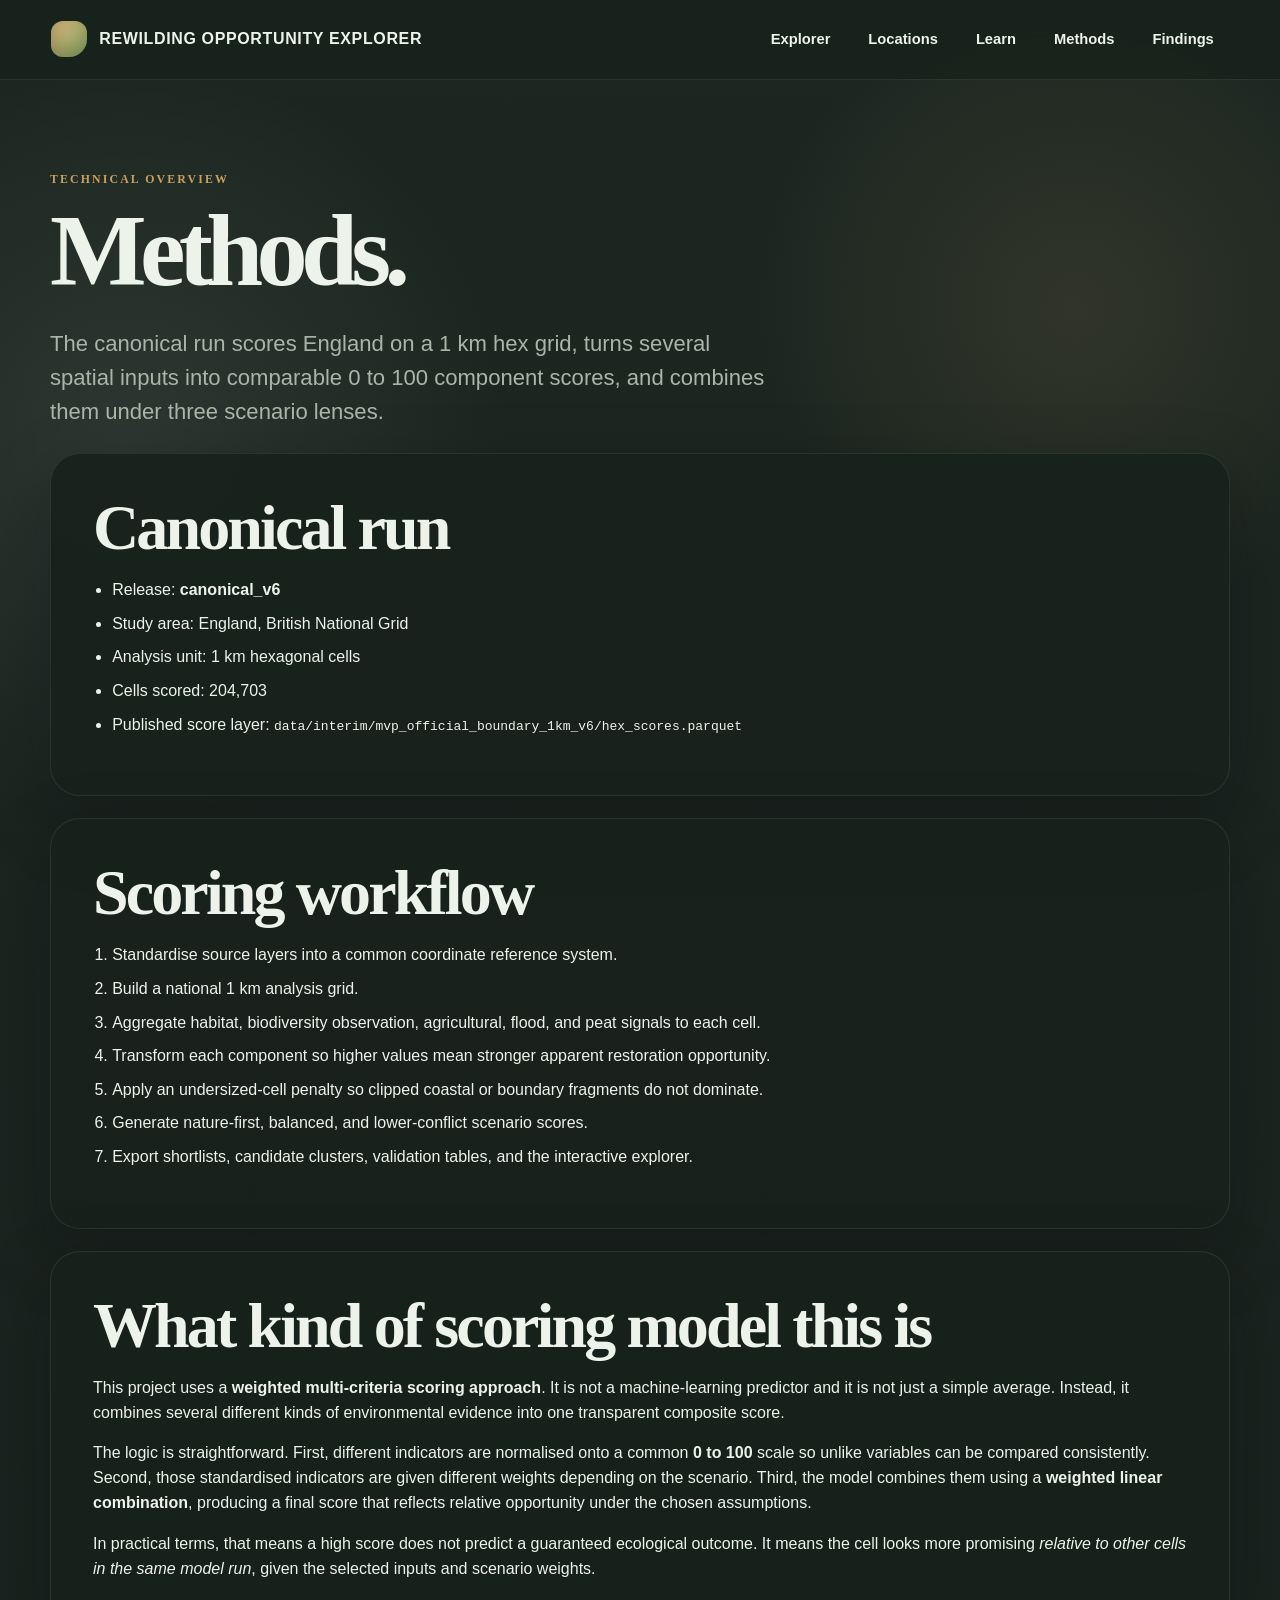
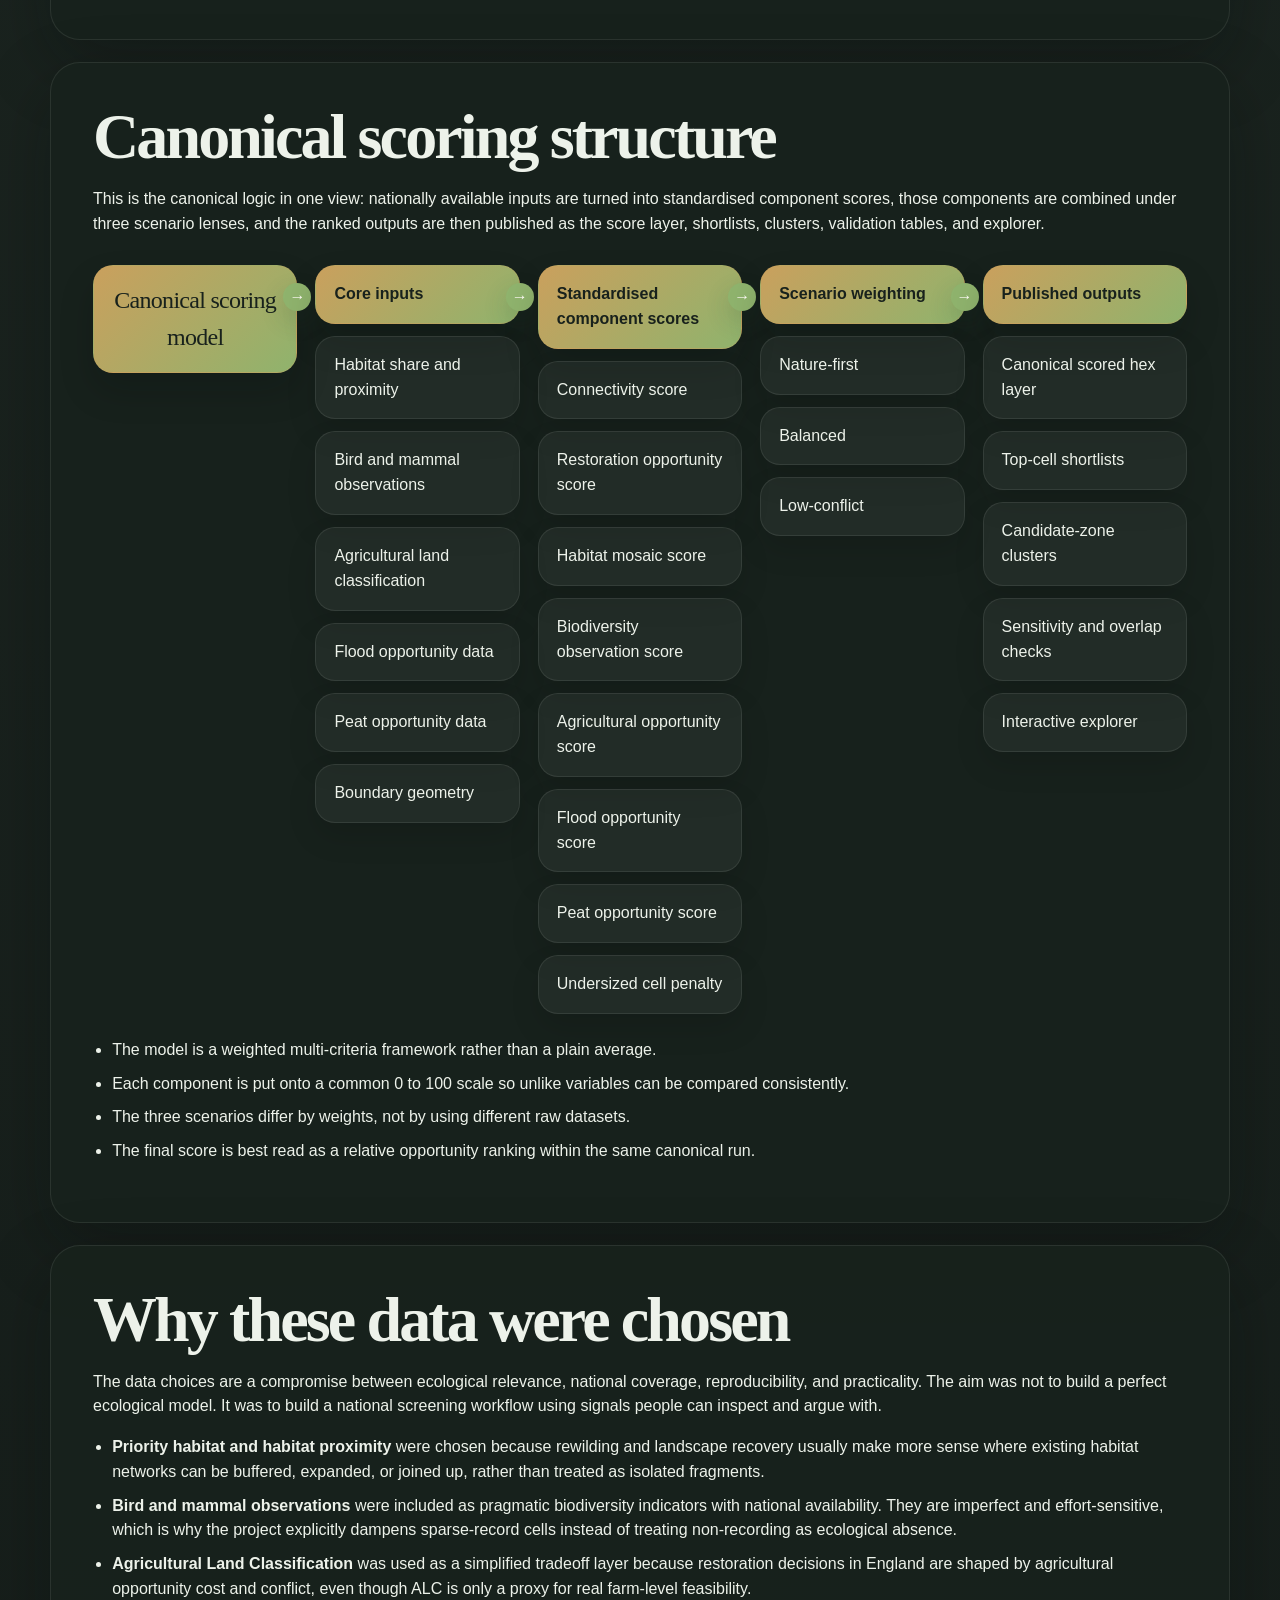
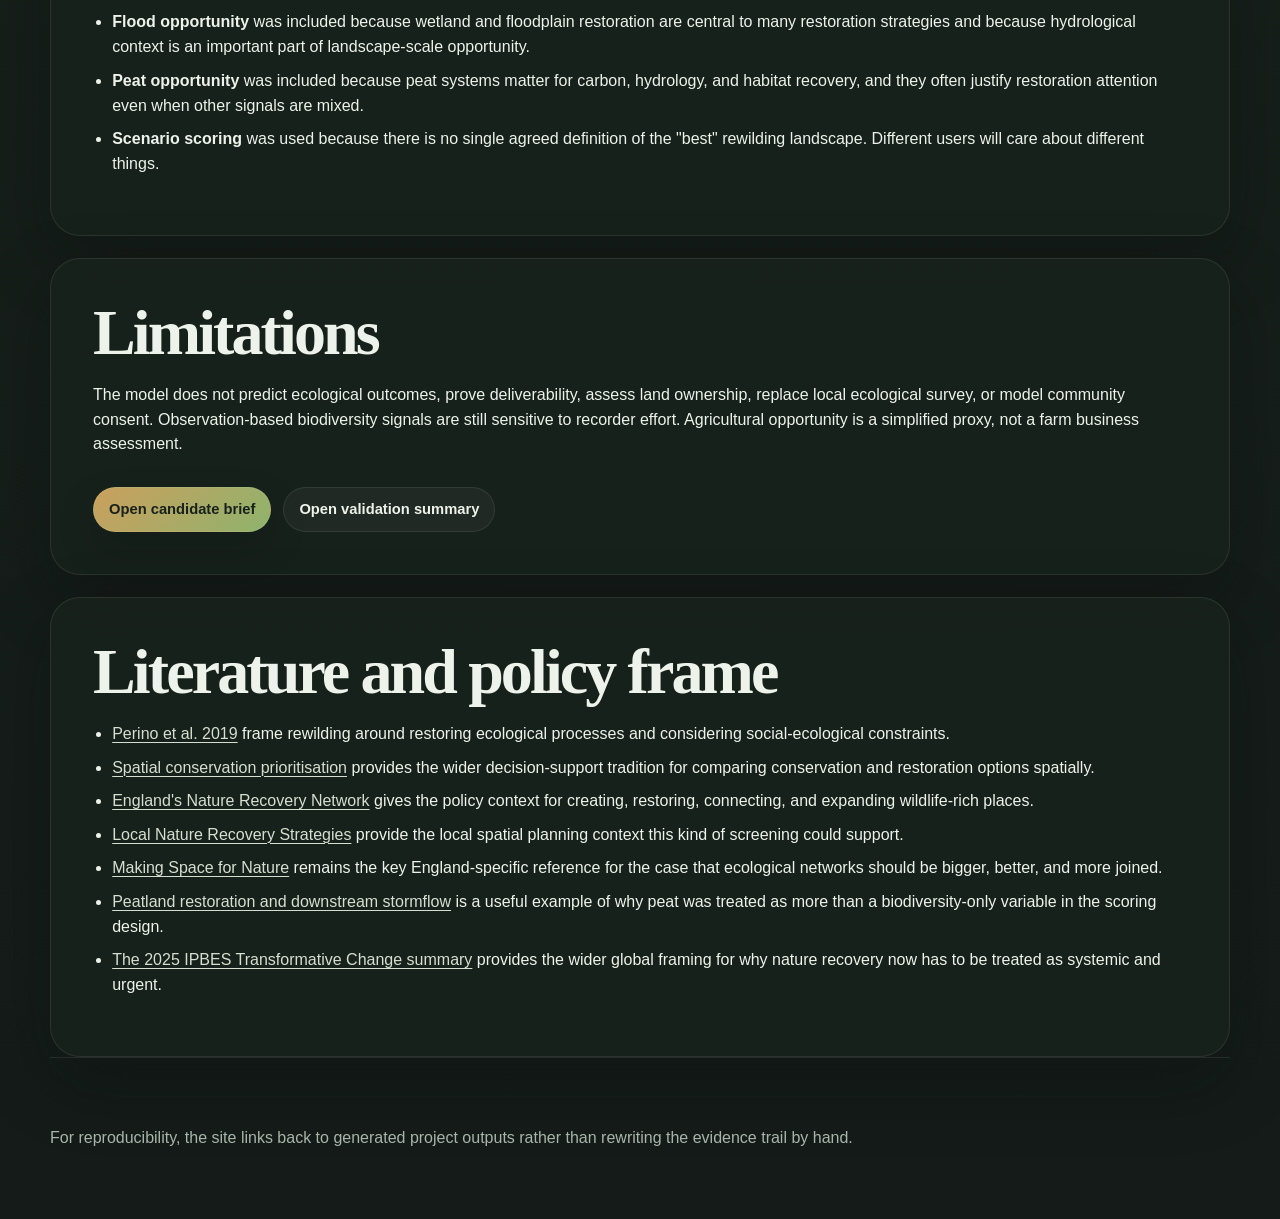
<file: docs/methods.html>
<!doctype html>
<html lang="en">
<head>
  <meta charset="utf-8">
  <meta name="viewport" content="width=device-width, initial-scale=1">
  <title>Methods | Rewilding Opportunity Explorer</title>
  <meta name="description" content="Review the data sources, scoring design, validation context, and methodological limits behind the England rewilding opportunity model.">
  <link rel="canonical" href="https://larryp123.github.io/Rewilding-Project/methods.html">
  <meta property="og:type" content="article">
  <meta property="og:site_name" content="Rewilding Opportunity Explorer">
  <meta property="og:title" content="Methods Behind the England Rewilding Opportunity Model">
  <meta property="og:description" content="Review the data sources, scoring design, validation context, and methodological limits behind the model.">
  <meta property="og:url" content="https://larryp123.github.io/Rewilding-Project/methods.html">
  <meta property="og:image" content="https://larryp123.github.io/Rewilding-Project/showcase/findings-preview.png">
  <meta name="twitter:card" content="summary_large_image">
  <meta name="twitter:title" content="Methods Behind the England Rewilding Opportunity Model">
  <meta name="twitter:description" content="Review the data sources, scoring design, validation context, and methodological limits behind the model.">
  <meta name="twitter:image" content="https://larryp123.github.io/Rewilding-Project/showcase/findings-preview.png">
  <link rel="stylesheet" href="styles.css">
</head>
<body>
  <header class="site-header">
    <a class="brand" href="index.html"><span class="brand-mark" aria-hidden="true"></span><span>Rewilding Opportunity Explorer</span></a>
    <nav class="site-nav" aria-label="Main navigation">
      <a href="maps/rewilding_opportunity_explorer.html">Explorer</a>
      <a href="locations.html">Locations</a>
      <a href="learn.html">Learn</a>
      <a href="methods.html">Methods</a>
      <a href="findings.html">Findings</a>
    </nav>
  </header>

  <main class="page">
    <section class="page-title">
      <p class="eyebrow">Technical overview</p>
      <h1>Methods.</h1>
      <p class="lede">The canonical run scores England on a 1 km hex grid, turns several spatial inputs into comparable 0 to 100 component scores, and combines them under three scenario lenses.</p>
    </section>

    <section class="content-panel">
      <h2>Canonical run</h2>
      <ul>
        <li>Release: <strong>canonical_v6</strong></li>
        <li>Study area: England, British National Grid</li>
        <li>Analysis unit: 1 km hexagonal cells</li>
        <li>Cells scored: 204,703</li>
        <li>Published score layer: <code>data/interim/mvp_official_boundary_1km_v6/hex_scores.parquet</code></li>
      </ul>
    </section>

    <section class="content-panel">
      <h2>Scoring workflow</h2>
      <ol>
        <li>Standardise source layers into a common coordinate reference system.</li>
        <li>Build a national 1 km analysis grid.</li>
        <li>Aggregate habitat, biodiversity observation, agricultural, flood, and peat signals to each cell.</li>
        <li>Transform each component so higher values mean stronger apparent restoration opportunity.</li>
        <li>Apply an undersized-cell penalty so clipped coastal or boundary fragments do not dominate.</li>
        <li>Generate nature-first, balanced, and lower-conflict scenario scores.</li>
        <li>Export shortlists, candidate clusters, validation tables, and the interactive explorer.</li>
      </ol>
    </section>

    <section class="content-panel">
      <h2>What kind of scoring model this is</h2>
      <p>This project uses a <strong>weighted multi-criteria scoring approach</strong>. It is not a machine-learning predictor and it is not just a simple average. Instead, it combines several different kinds of environmental evidence into one transparent composite score.</p>
      <p>The logic is straightforward. First, different indicators are normalised onto a common <strong>0 to 100</strong> scale so unlike variables can be compared consistently. Second, those standardised indicators are given different weights depending on the scenario. Third, the model combines them using a <strong>weighted linear combination</strong>, producing a final score that reflects relative opportunity under the chosen assumptions.</p>
      <p>In practical terms, that means a high score does not predict a guaranteed ecological outcome. It means the cell looks more promising <em>relative to other cells in the same model run</em>, given the selected inputs and scenario weights.</p>
    </section>

    <section class="content-panel">
      <h2>Canonical scoring structure</h2>
      <p>This is the canonical logic in one view: nationally available inputs are turned into standardised component scores, those components are combined under three scenario lenses, and the ranked outputs are then published as the score layer, shortlists, clusters, validation tables, and explorer.</p>
      <div class="model-diagram" aria-label="Canonical scoring structure diagram">
        <div class="model-column">
          <div class="model-node model-node-root">Canonical scoring model</div>
        </div>
        <div class="model-column">
          <div class="model-node model-node-branch">Core inputs</div>
          <div class="model-node">Habitat share and proximity</div>
          <div class="model-node">Bird and mammal observations</div>
          <div class="model-node">Agricultural land classification</div>
          <div class="model-node">Flood opportunity data</div>
          <div class="model-node">Peat opportunity data</div>
          <div class="model-node">Boundary geometry</div>
        </div>
        <div class="model-column">
          <div class="model-node model-node-branch">Standardised component scores</div>
          <div class="model-node">Connectivity score</div>
          <div class="model-node">Restoration opportunity score</div>
          <div class="model-node">Habitat mosaic score</div>
          <div class="model-node">Biodiversity observation score</div>
          <div class="model-node">Agricultural opportunity score</div>
          <div class="model-node">Flood opportunity score</div>
          <div class="model-node">Peat opportunity score</div>
          <div class="model-node">Undersized cell penalty</div>
        </div>
        <div class="model-column">
          <div class="model-node model-node-branch">Scenario weighting</div>
          <div class="model-node">Nature-first</div>
          <div class="model-node">Balanced</div>
          <div class="model-node">Low-conflict</div>
        </div>
        <div class="model-column">
          <div class="model-node model-node-branch">Published outputs</div>
          <div class="model-node">Canonical scored hex layer</div>
          <div class="model-node">Top-cell shortlists</div>
          <div class="model-node">Candidate-zone clusters</div>
          <div class="model-node">Sensitivity and overlap checks</div>
          <div class="model-node">Interactive explorer</div>
        </div>
      </div>
      <ul>
        <li>The model is a weighted multi-criteria framework rather than a plain average.</li>
        <li>Each component is put onto a common 0 to 100 scale so unlike variables can be compared consistently.</li>
        <li>The three scenarios differ by weights, not by using different raw datasets.</li>
        <li>The final score is best read as a relative opportunity ranking within the same canonical run.</li>
      </ul>
    </section>

    <section class="content-panel">
      <h2>Why these data were chosen</h2>
      <p>The data choices are a compromise between ecological relevance, national coverage, reproducibility, and practicality. The aim was not to build a perfect ecological model. It was to build a national screening workflow using signals people can inspect and argue with.</p>
      <ul>
        <li><strong>Priority habitat and habitat proximity</strong> were chosen because rewilding and landscape recovery usually make more sense where existing habitat networks can be buffered, expanded, or joined up, rather than treated as isolated fragments.</li>
        <li><strong>Bird and mammal observations</strong> were included as pragmatic biodiversity indicators with national availability. They are imperfect and effort-sensitive, which is why the project explicitly dampens sparse-record cells instead of treating non-recording as ecological absence.</li>
        <li><strong>Agricultural Land Classification</strong> was used as a simplified tradeoff layer because restoration decisions in England are shaped by agricultural opportunity cost and conflict, even though ALC is only a proxy for real farm-level feasibility.</li>
        <li><strong>Flood opportunity</strong> was included because wetland and floodplain restoration are central to many restoration strategies and because hydrological context is an important part of landscape-scale opportunity.</li>
        <li><strong>Peat opportunity</strong> was included because peat systems matter for carbon, hydrology, and habitat recovery, and they often justify restoration attention even when other signals are mixed.</li>
        <li><strong>Scenario scoring</strong> was used because there is no single agreed definition of the "best" rewilding landscape. Different users will care about different things.</li>
      </ul>
    </section>

    <section class="content-panel">
      <h2>Limitations</h2>
      <p>The model does not predict ecological outcomes, prove deliverability, assess land ownership, replace local ecological survey, or model community consent. Observation-based biodiversity signals are still sensitive to recorder effort. Agricultural opportunity is a simplified proxy, not a farm business assessment.</p>
      <div class="section-actions">
        <a class="button primary" href="files/candidate_brief.md">Open candidate brief</a>
        <a class="button secondary" href="files/validation_summary.md">Open validation summary</a>
      </div>
    </section>

    <section class="content-panel">
      <h2>Literature and policy frame</h2>
      <ul>
        <li><a href="https://doi.org/10.1126/science.aav5570">Perino et al. 2019</a> frame rewilding around restoring ecological processes and considering social-ecological constraints.</li>
        <li><a href="https://academic.oup.com/book/53408">Spatial conservation prioritisation</a> provides the wider decision-support tradition for comparing conservation and restoration options spatially.</li>
        <li><a href="https://www.gov.uk/government/publications/nature-recovery-network/nature-recovery-network">England's Nature Recovery Network</a> gives the policy context for creating, restoring, connecting, and expanding wildlife-rich places.</li>
        <li><a href="https://www.gov.uk/government/publications/local-nature-recovery-strategies/local-nature-recovery-strategies">Local Nature Recovery Strategies</a> provide the local spatial planning context this kind of screening could support.</li>
        <li><a href="https://www.gov.uk/government/news/making-space-for-nature-a-review-of-englands-wildlife-sites-published-today">Making Space for Nature</a> remains the key England-specific reference for the case that ecological networks should be bigger, better, and more joined.</li>
        <li><a href="https://www.nature.com/articles/s41598-023-40285-4">Peatland restoration and downstream stormflow</a> is a useful example of why peat was treated as more than a biodiversity-only variable in the scoring design.</li>
        <li><a href="https://files.ipbes.net/ipbes-web-prod-public-files/2025-04/IPBES_Transformative_SPM_ILK_FinalForWeb.pdf">The 2025 IPBES Transformative Change summary</a> provides the wider global framing for why nature recovery now has to be treated as systemic and urgent.</li>
      </ul>
    </section>
  </main>

  <footer class="footer">
    <p>For reproducibility, the site links back to generated project outputs rather than rewriting the evidence trail by hand.</p>
  </footer>
</body>
</html>
</file>
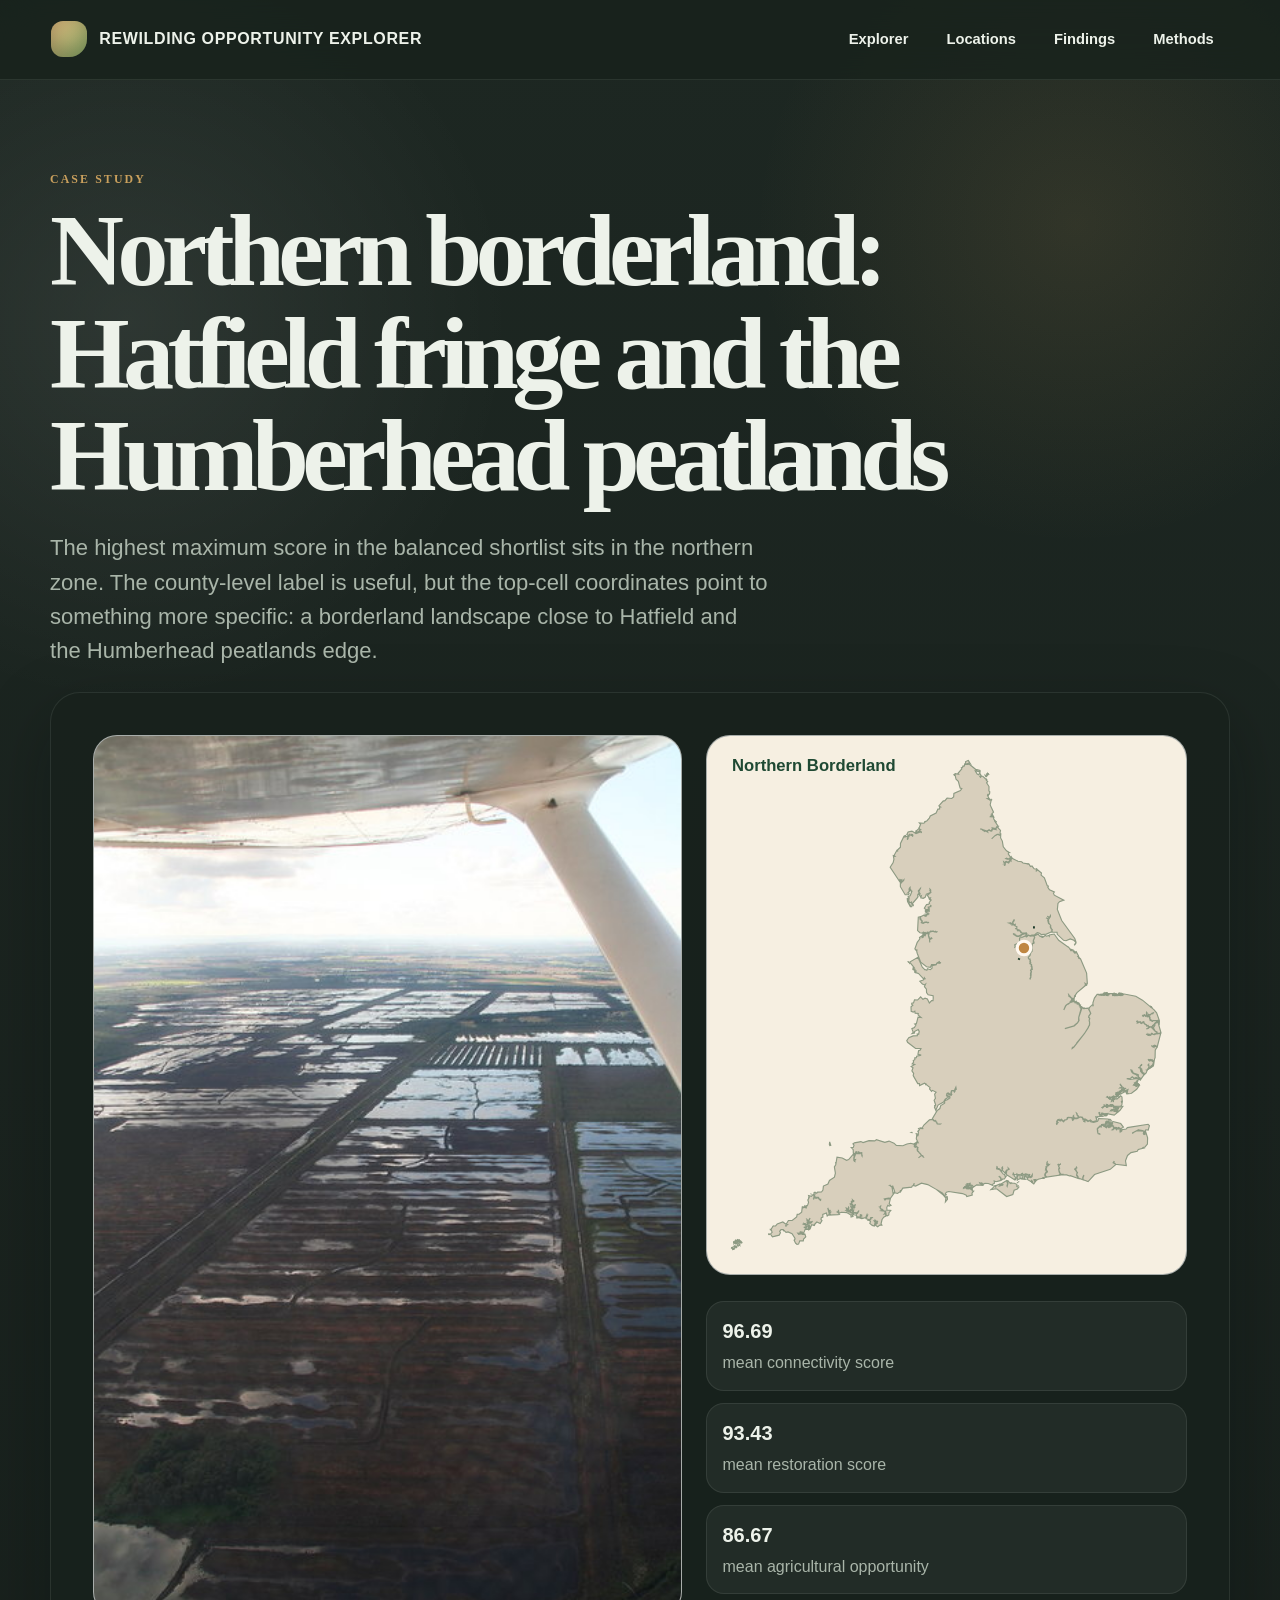
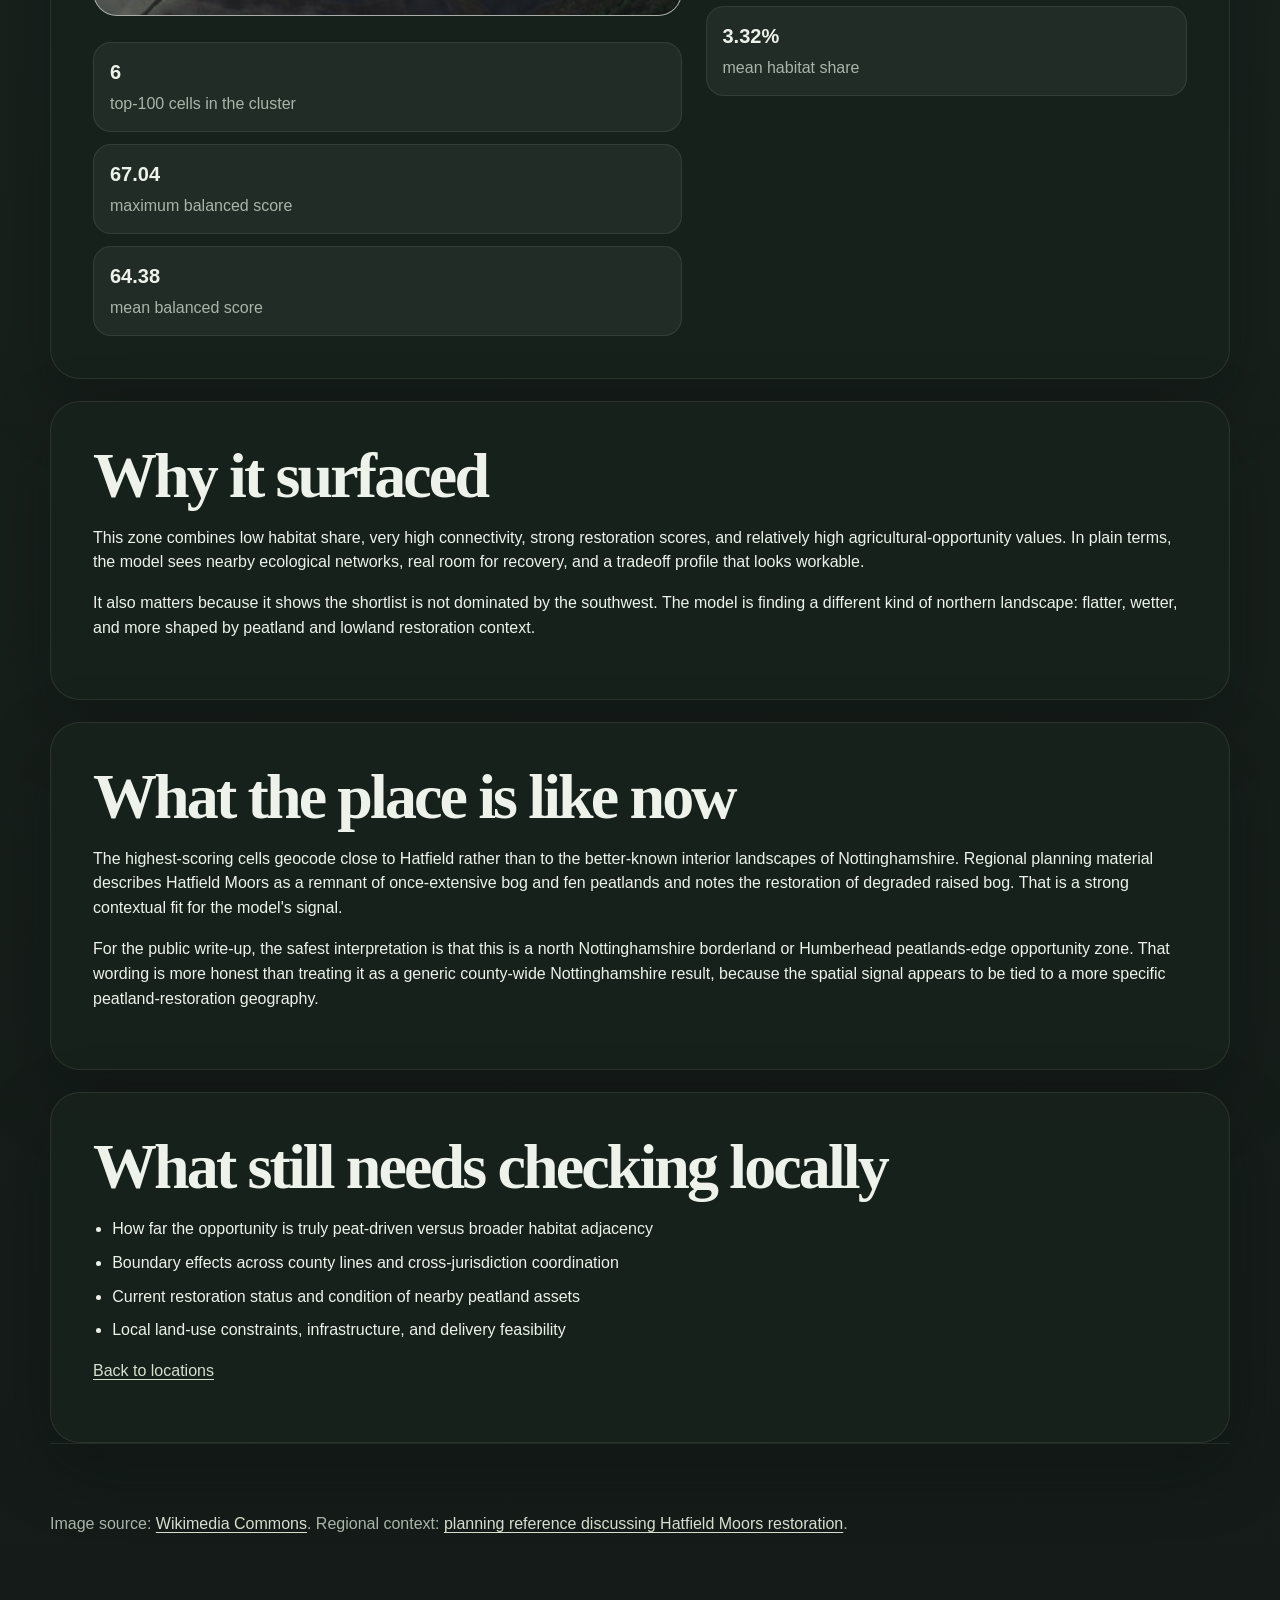
<file: docs/locations/northern-borderland.html>
<!doctype html>
<html lang="en">
<head>
  <meta charset="utf-8">
  <meta name="viewport" content="width=device-width, initial-scale=1">
  <title>Northern Borderland Case Study | Rewilding Opportunity Explorer</title>
  <meta name="description" content="Explore the northern borderland case study from the England rewilding opportunity map, focused on the Hatfield fringe and Humberhead peatlands edge.">
  <link rel="canonical" href="https://larryp123.github.io/Rewilding-Project/locations/northern-borderland.html">
  <meta property="og:type" content="article">
  <meta property="og:site_name" content="Rewilding Opportunity Explorer">
  <meta property="og:title" content="Northern Borderland Case Study | England Rewilding Opportunity Map">
  <meta property="og:description" content="Explore the Hatfield fringe and Humberhead peatlands edge as a standout northern candidate landscape.">
  <meta property="og:url" content="https://larryp123.github.io/Rewilding-Project/locations/northern-borderland.html">
  <meta property="og:image" content="https://larryp123.github.io/Rewilding-Project/assets/hatfield_moors_aerial.jpg">
  <meta name="twitter:card" content="summary_large_image">
  <meta name="twitter:title" content="Northern Borderland Case Study | England Rewilding Opportunity Map">
  <meta name="twitter:description" content="Explore the Hatfield fringe and Humberhead peatlands edge as a standout northern candidate landscape.">
  <meta name="twitter:image" content="https://larryp123.github.io/Rewilding-Project/assets/hatfield_moors_aerial.jpg">
  <link rel="stylesheet" href="../styles.css">
</head>
<body>
  <header class="site-header">
    <a class="brand" href="../index.html"><span class="brand-mark" aria-hidden="true"></span><span>Rewilding Opportunity Explorer</span></a>
    <nav class="site-nav" aria-label="Main navigation">
      <a href="../maps/rewilding_opportunity_explorer.html">Explorer</a>
      <a href="../locations.html">Locations</a>
      <a href="../findings.html">Findings</a>
      <a href="../methods.html">Methods</a>
    </nav>
  </header>

  <main class="page">
    <section class="page-title">
      <p class="eyebrow">Case Study</p>
      <h1>Northern borderland: Hatfield fringe and the Humberhead peatlands</h1>
      <p class="lede">The highest maximum score in the balanced shortlist sits in the northern zone. The county-level label is useful, but the top-cell coordinates point to something more specific: a borderland landscape close to Hatfield and the Humberhead peatlands edge.</p>
    </section>

    <section class="content-panel">
      <div class="case-study-grid">
        <div>
          <img src="../assets/hatfield_moors_aerial.jpg" alt="Aerial image of Hatfield Moors">
          <div class="metric-list">
            <div class="metric-item"><strong>6</strong><span>top-100 cells in the cluster</span></div>
            <div class="metric-item"><strong>67.04</strong><span>maximum balanced score</span></div>
            <div class="metric-item"><strong>64.38</strong><span>mean balanced score</span></div>
          </div>
        </div>
        <div>
          <img src="../assets/case_map_northern_borderland.svg" alt="Inset map of the northern borderland candidate zone in England">
          <div class="metric-list">
            <div class="metric-item"><strong>96.69</strong><span>mean connectivity score</span></div>
            <div class="metric-item"><strong>93.43</strong><span>mean restoration score</span></div>
            <div class="metric-item"><strong>86.67</strong><span>mean agricultural opportunity</span></div>
            <div class="metric-item"><strong>3.32%</strong><span>mean habitat share</span></div>
          </div>
        </div>
      </div>
    </section>

    <section class="content-panel">
      <h2>Why it surfaced</h2>
      <p>This zone combines low habitat share, very high connectivity, strong restoration scores, and relatively high agricultural-opportunity values. In plain terms, the model sees nearby ecological networks, real room for recovery, and a tradeoff profile that looks workable.</p>
      <p>It also matters because it shows the shortlist is not dominated by the southwest. The model is finding a different kind of northern landscape: flatter, wetter, and more shaped by peatland and lowland restoration context.</p>
    </section>

    <section class="content-panel">
      <h2>What the place is like now</h2>
      <p>The highest-scoring cells geocode close to Hatfield rather than to the better-known interior landscapes of Nottinghamshire. Regional planning material describes Hatfield Moors as a remnant of once-extensive bog and fen peatlands and notes the restoration of degraded raised bog. That is a strong contextual fit for the model's signal.</p>
      <p>For the public write-up, the safest interpretation is that this is a north Nottinghamshire borderland or Humberhead peatlands-edge opportunity zone. That wording is more honest than treating it as a generic county-wide Nottinghamshire result, because the spatial signal appears to be tied to a more specific peatland-restoration geography.</p>
    </section>

    <section class="content-panel">
      <h2>What still needs checking locally</h2>
      <ul>
        <li>How far the opportunity is truly peat-driven versus broader habitat adjacency</li>
        <li>Boundary effects across county lines and cross-jurisdiction coordination</li>
        <li>Current restoration status and condition of nearby peatland assets</li>
        <li>Local land-use constraints, infrastructure, and delivery feasibility</li>
      </ul>
      <p><a href="../locations.html">Back to locations</a></p>
    </section>
  </main>

  <footer class="footer">
    <p>Image source: <a href="https://commons.wikimedia.org/wiki/File:Hatfield_Moors%2C_aerial_-_geograph.org.uk_-_3113466.jpg">Wikimedia Commons</a>. Regional context: <a href="https://www.nottinghamshire.gov.uk/media/2558/preliminary-screening-report.pdf">planning reference discussing Hatfield Moors restoration</a>.</p>
  </footer>
</body>
</html>
</file>
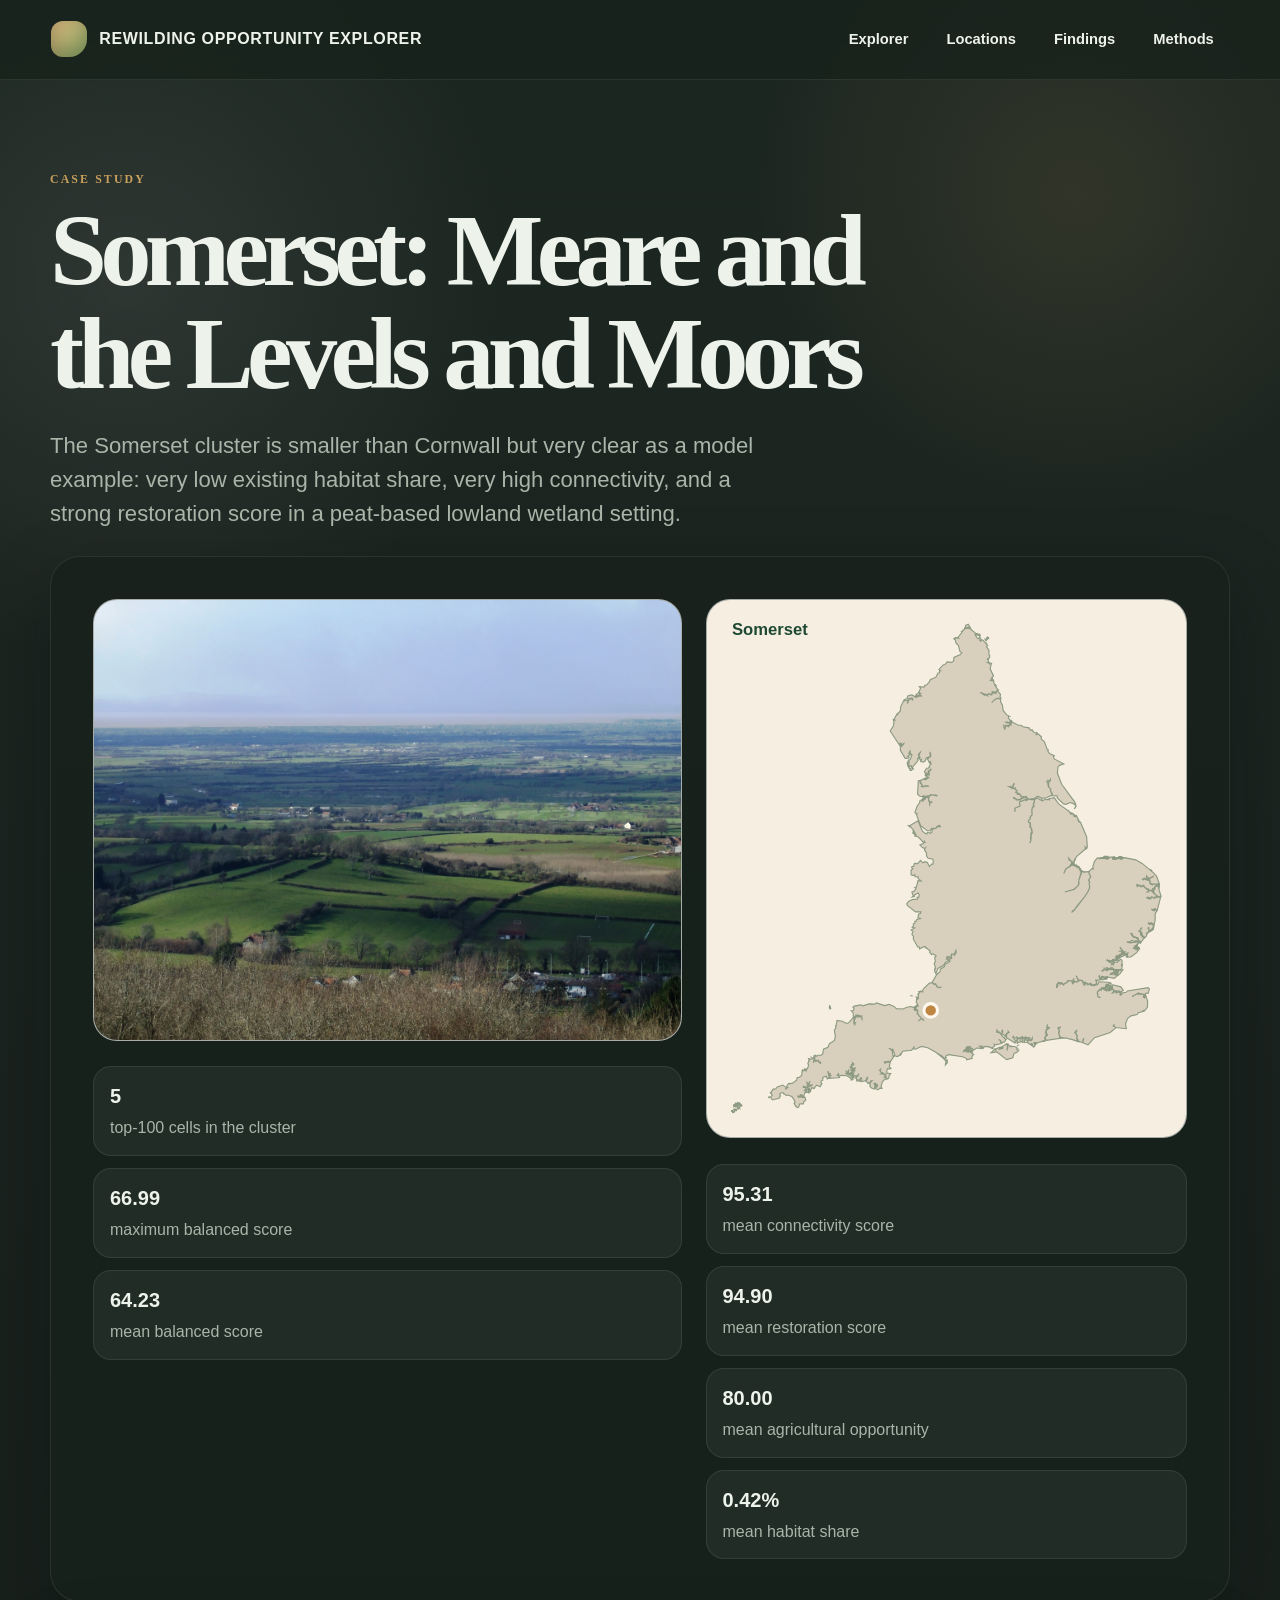
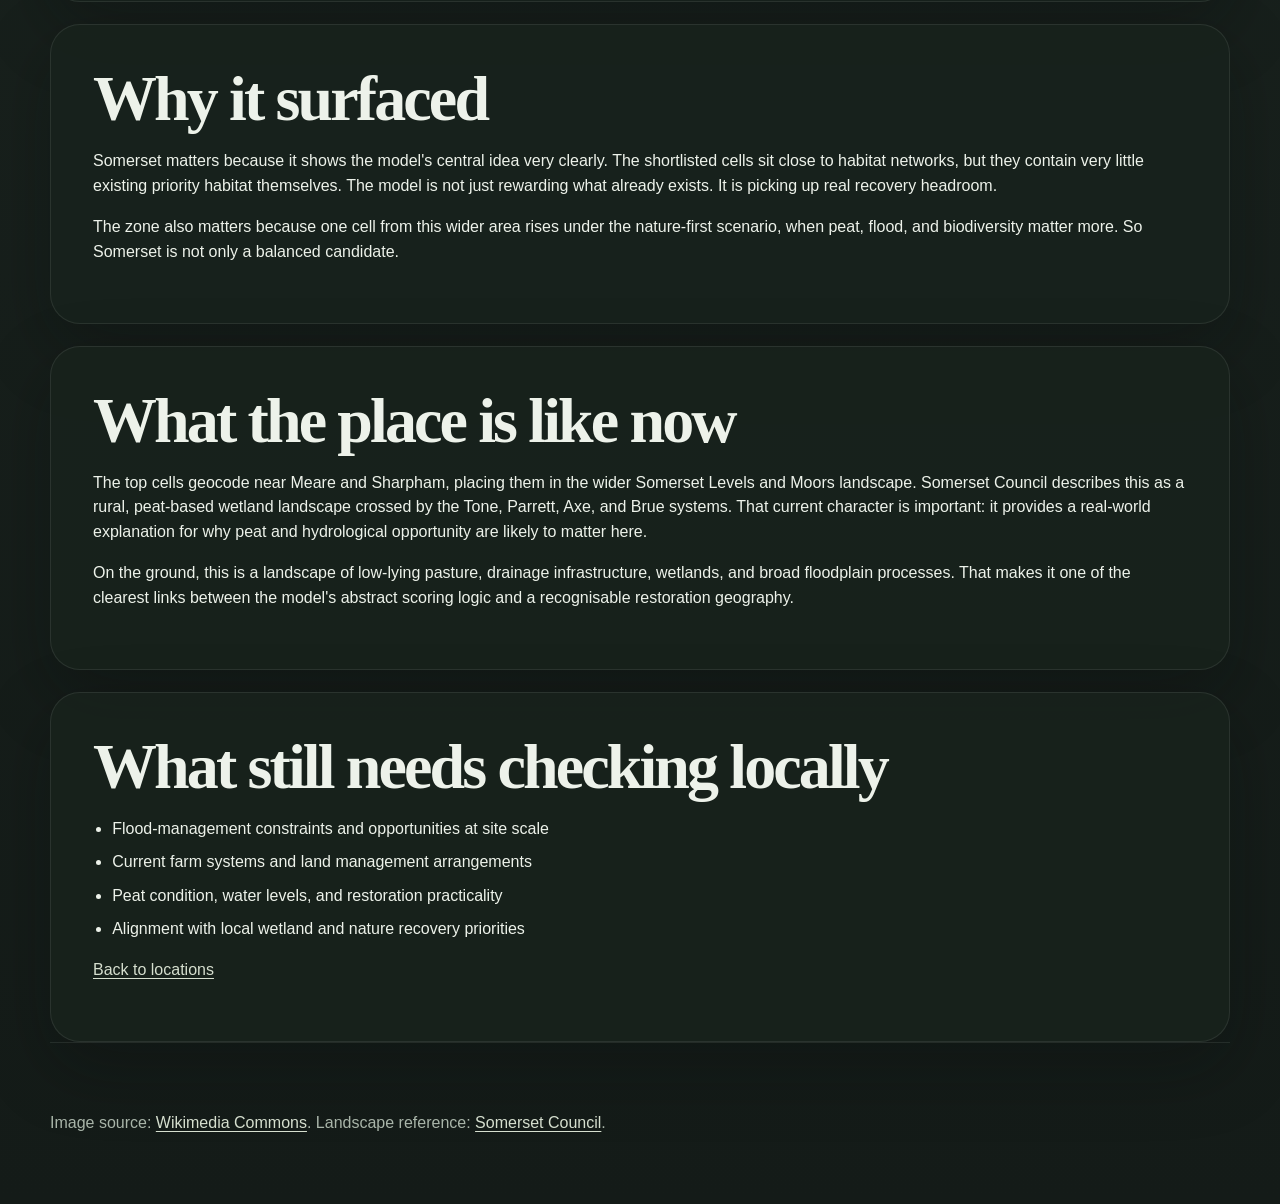
<file: docs/locations/somerset.html>
<!doctype html>
<html lang="en">
<head>
  <meta charset="utf-8">
  <meta name="viewport" content="width=device-width, initial-scale=1">
  <title>Somerset Case Study | Rewilding Opportunity Explorer</title>
  <meta name="description" content="Explore the Somerset case study from the England rewilding opportunity map, focused on Meare and the Levels and Moors.">
  <link rel="canonical" href="https://larryp123.github.io/Rewilding-Project/locations/somerset.html">
  <meta property="og:type" content="article">
  <meta property="og:site_name" content="Rewilding Opportunity Explorer">
  <meta property="og:title" content="Somerset Case Study | England Rewilding Opportunity Map">
  <meta property="og:description" content="Explore a peat-rich lowland wetland setting highlighted in the national shortlist.">
  <meta property="og:url" content="https://larryp123.github.io/Rewilding-Project/locations/somerset.html">
  <meta property="og:image" content="https://larryp123.github.io/Rewilding-Project/assets/somerset_levels.jpg">
  <meta name="twitter:card" content="summary_large_image">
  <meta name="twitter:title" content="Somerset Case Study | England Rewilding Opportunity Map">
  <meta name="twitter:description" content="Explore a peat-rich lowland wetland setting highlighted in the national shortlist.">
  <meta name="twitter:image" content="https://larryp123.github.io/Rewilding-Project/assets/somerset_levels.jpg">
  <link rel="stylesheet" href="../styles.css">
</head>
<body>
  <header class="site-header">
    <a class="brand" href="../index.html"><span class="brand-mark" aria-hidden="true"></span><span>Rewilding Opportunity Explorer</span></a>
    <nav class="site-nav" aria-label="Main navigation">
      <a href="../maps/rewilding_opportunity_explorer.html">Explorer</a>
      <a href="../locations.html">Locations</a>
      <a href="../findings.html">Findings</a>
      <a href="../methods.html">Methods</a>
    </nav>
  </header>

  <main class="page">
    <section class="page-title">
      <p class="eyebrow">Case Study</p>
      <h1>Somerset: Meare and the Levels and Moors</h1>
      <p class="lede">The Somerset cluster is smaller than Cornwall but very clear as a model example: very low existing habitat share, very high connectivity, and a strong restoration score in a peat-based lowland wetland setting.</p>
    </section>

    <section class="content-panel">
      <div class="case-study-grid">
        <div>
          <img src="../assets/somerset_levels.jpg" alt="Somerset Levels landscape">
          <div class="metric-list">
            <div class="metric-item"><strong>5</strong><span>top-100 cells in the cluster</span></div>
            <div class="metric-item"><strong>66.99</strong><span>maximum balanced score</span></div>
            <div class="metric-item"><strong>64.23</strong><span>mean balanced score</span></div>
          </div>
        </div>
        <div>
          <img src="../assets/case_map_somerset.svg" alt="Inset map of the Somerset candidate zone in England">
          <div class="metric-list">
            <div class="metric-item"><strong>95.31</strong><span>mean connectivity score</span></div>
            <div class="metric-item"><strong>94.90</strong><span>mean restoration score</span></div>
            <div class="metric-item"><strong>80.00</strong><span>mean agricultural opportunity</span></div>
            <div class="metric-item"><strong>0.42%</strong><span>mean habitat share</span></div>
          </div>
        </div>
      </div>
    </section>

    <section class="content-panel">
      <h2>Why it surfaced</h2>
      <p>Somerset matters because it shows the model's central idea very clearly. The shortlisted cells sit close to habitat networks, but they contain very little existing priority habitat themselves. The model is not just rewarding what already exists. It is picking up real recovery headroom.</p>
      <p>The zone also matters because one cell from this wider area rises under the nature-first scenario, when peat, flood, and biodiversity matter more. So Somerset is not only a balanced candidate.</p>
    </section>

    <section class="content-panel">
      <h2>What the place is like now</h2>
      <p>The top cells geocode near Meare and Sharpham, placing them in the wider Somerset Levels and Moors landscape. Somerset Council describes this as a rural, peat-based wetland landscape crossed by the Tone, Parrett, Axe, and Brue systems. That current character is important: it provides a real-world explanation for why peat and hydrological opportunity are likely to matter here.</p>
      <p>On the ground, this is a landscape of low-lying pasture, drainage infrastructure, wetlands, and broad floodplain processes. That makes it one of the clearest links between the model's abstract scoring logic and a recognisable restoration geography.</p>
    </section>

    <section class="content-panel">
      <h2>What still needs checking locally</h2>
      <ul>
        <li>Flood-management constraints and opportunities at site scale</li>
        <li>Current farm systems and land management arrangements</li>
        <li>Peat condition, water levels, and restoration practicality</li>
        <li>Alignment with local wetland and nature recovery priorities</li>
      </ul>
      <p><a href="../locations.html">Back to locations</a></p>
    </section>
  </main>

  <footer class="footer">
    <p>Image source: <a href="https://commons.wikimedia.org/wiki/File:Nsomersetlevels.JPG">Wikimedia Commons</a>. Landscape reference: <a href="https://www.somerset.gov.uk/local-community-networks/lcn-areas/levels-moors/">Somerset Council</a>.</p>
  </footer>
</body>
</html>
</file>
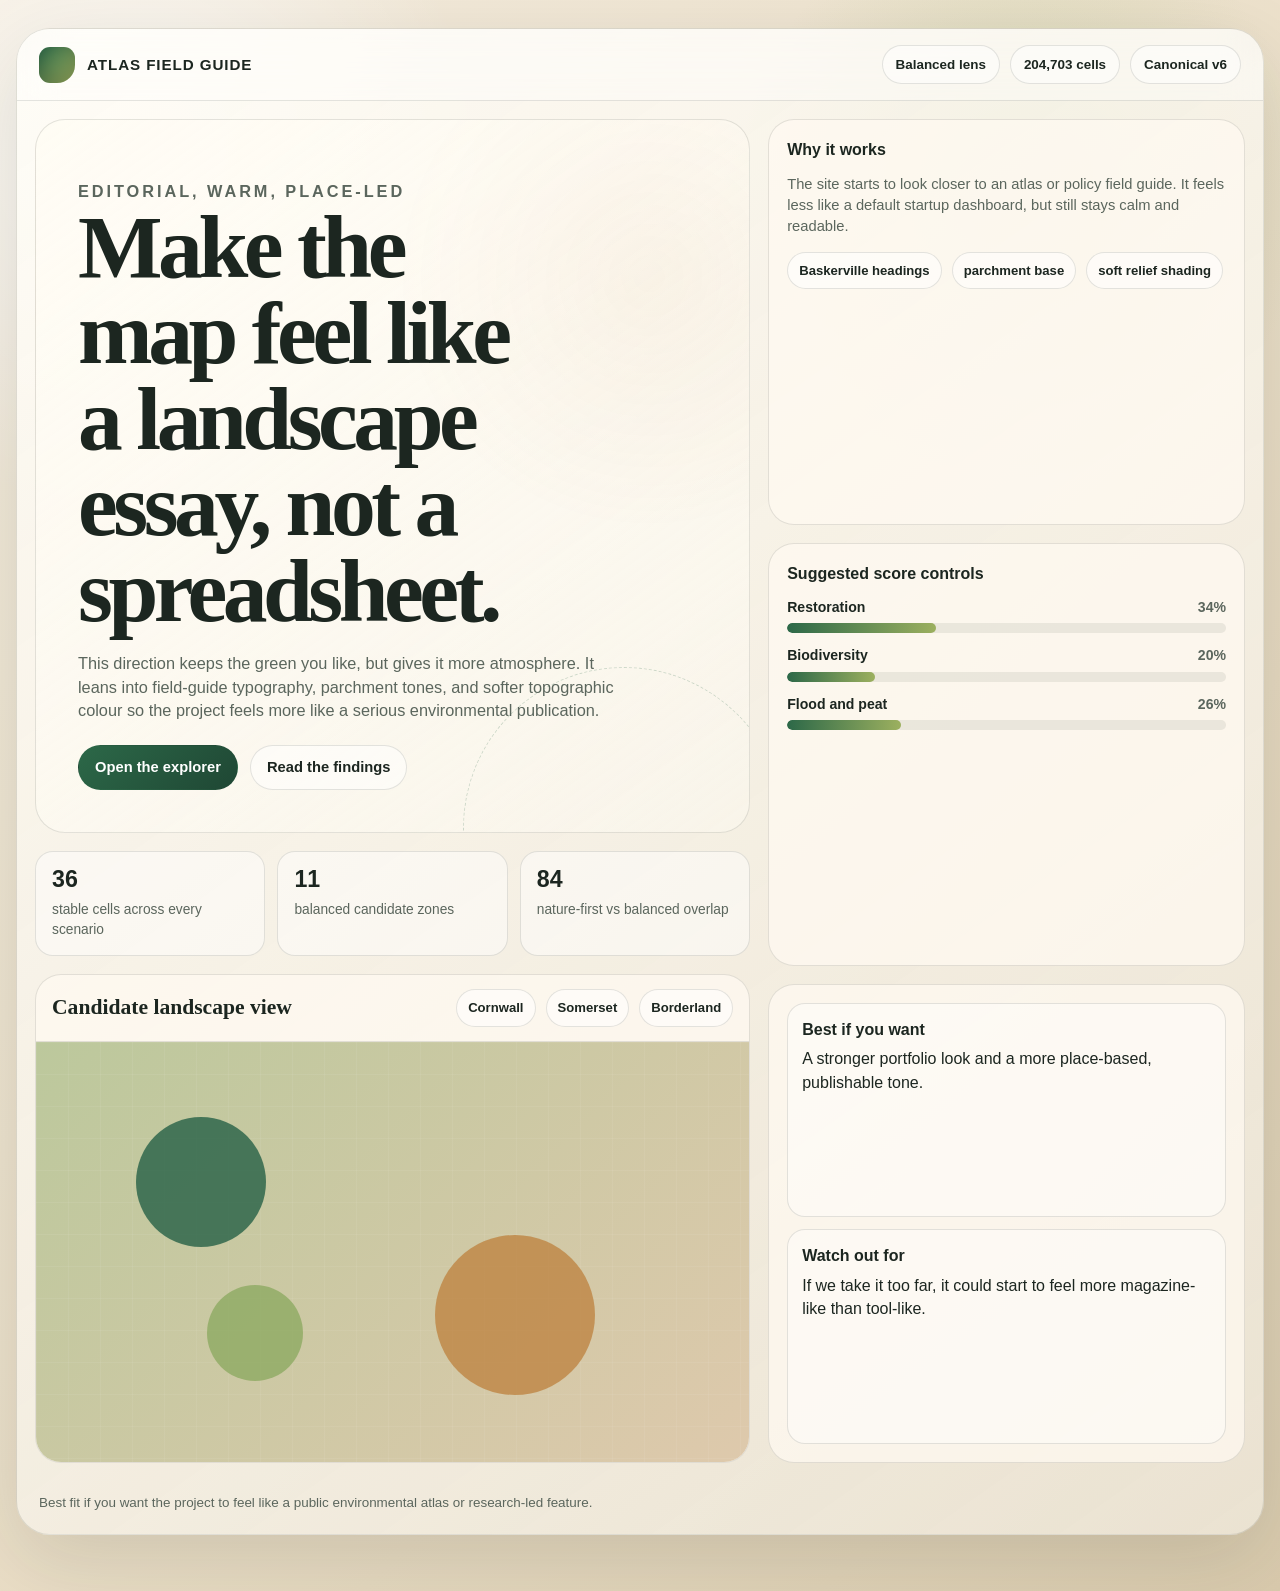
<file: docs/showcase/theme-atlas.html>
<!doctype html>
<html lang="en">
<head>
  <meta charset="utf-8">
  <meta name="viewport" content="width=device-width, initial-scale=1">
  <title>Atlas Field Guide | Rewilding Theme Concept</title>
  <link rel="stylesheet" href="themes.css">
</head>
<body class="theme-page atlas">
  <main class="showcase-shell">
    <article class="app-frame">
      <header class="app-topbar">
        <div class="brand">
          <span class="brand-mark" aria-hidden="true"></span>
          <span>Atlas Field Guide</span>
        </div>
        <div class="toolbar">
          <span class="toolbar-chip">Balanced lens</span>
          <span class="toolbar-chip">204,703 cells</span>
          <span class="toolbar-chip">Canonical v6</span>
        </div>
      </header>

      <div class="theme-body">
        <section class="theme-main">
          <div class="theme-hero">
            <p class="kicker">Editorial, warm, place-led</p>
            <h1>Make the map feel like a landscape essay, not a spreadsheet.</h1>
            <p>This direction keeps the green you like, but gives it more atmosphere. It leans into field-guide typography, parchment tones, and softer topographic colour so the project feels more like a serious environmental publication.</p>
            <div class="actions">
              <span class="button primary">Open the explorer</span>
              <span class="button">Read the findings</span>
            </div>
          </div>

          <div class="metrics">
            <div class="stat"><strong>36</strong><span>stable cells across every scenario</span></div>
            <div class="stat"><strong>11</strong><span>balanced candidate zones</span></div>
            <div class="stat"><strong>84</strong><span>nature-first vs balanced overlap</span></div>
          </div>

          <div class="map-card">
            <div class="map-toolbar">
              <h2>Candidate landscape view</h2>
              <div class="pill-row">
                <span class="pill">Cornwall</span>
                <span class="pill">Somerset</span>
                <span class="pill">Borderland</span>
              </div>
            </div>
            <div class="map-placeholder">
              <span class="hotspot" aria-hidden="true"></span>
            </div>
          </div>
        </section>

        <aside class="sidebar">
          <section class="sidebar-card">
            <h3>Why it works</h3>
            <p>The site starts to look closer to an atlas or policy field guide. It feels less like a default startup dashboard, but still stays calm and readable.</p>
            <div class="pill-row">
              <span class="pill">Baskerville headings</span>
              <span class="pill">parchment base</span>
              <span class="pill">soft relief shading</span>
            </div>
          </section>

          <section class="sidebar-card">
            <h3>Suggested score controls</h3>
            <div class="slider-group">
              <div class="slider">
                <label>Restoration <span>34%</span></label>
                <div class="track" style="--fill:34%"></div>
              </div>
              <div class="slider">
                <label>Biodiversity <span>20%</span></label>
                <div class="track" style="--fill:20%"></div>
              </div>
              <div class="slider">
                <label>Flood and peat <span>26%</span></label>
                <div class="track" style="--fill:26%"></div>
              </div>
            </div>
          </section>

          <section class="sidebar-card notes">
            <div class="note">
              <strong>Best if you want</strong>
              <span>A stronger portfolio look and a more place-based, publishable tone.</span>
            </div>
            <div class="note">
              <strong>Watch out for</strong>
              <span>If we take it too far, it could start to feel more magazine-like than tool-like.</span>
            </div>
          </section>
        </aside>
      </div>

      <footer class="theme-footer">Best fit if you want the project to feel like a public environmental atlas or research-led feature.</footer>
    </article>
  </main>
</body>
</html>
</file>
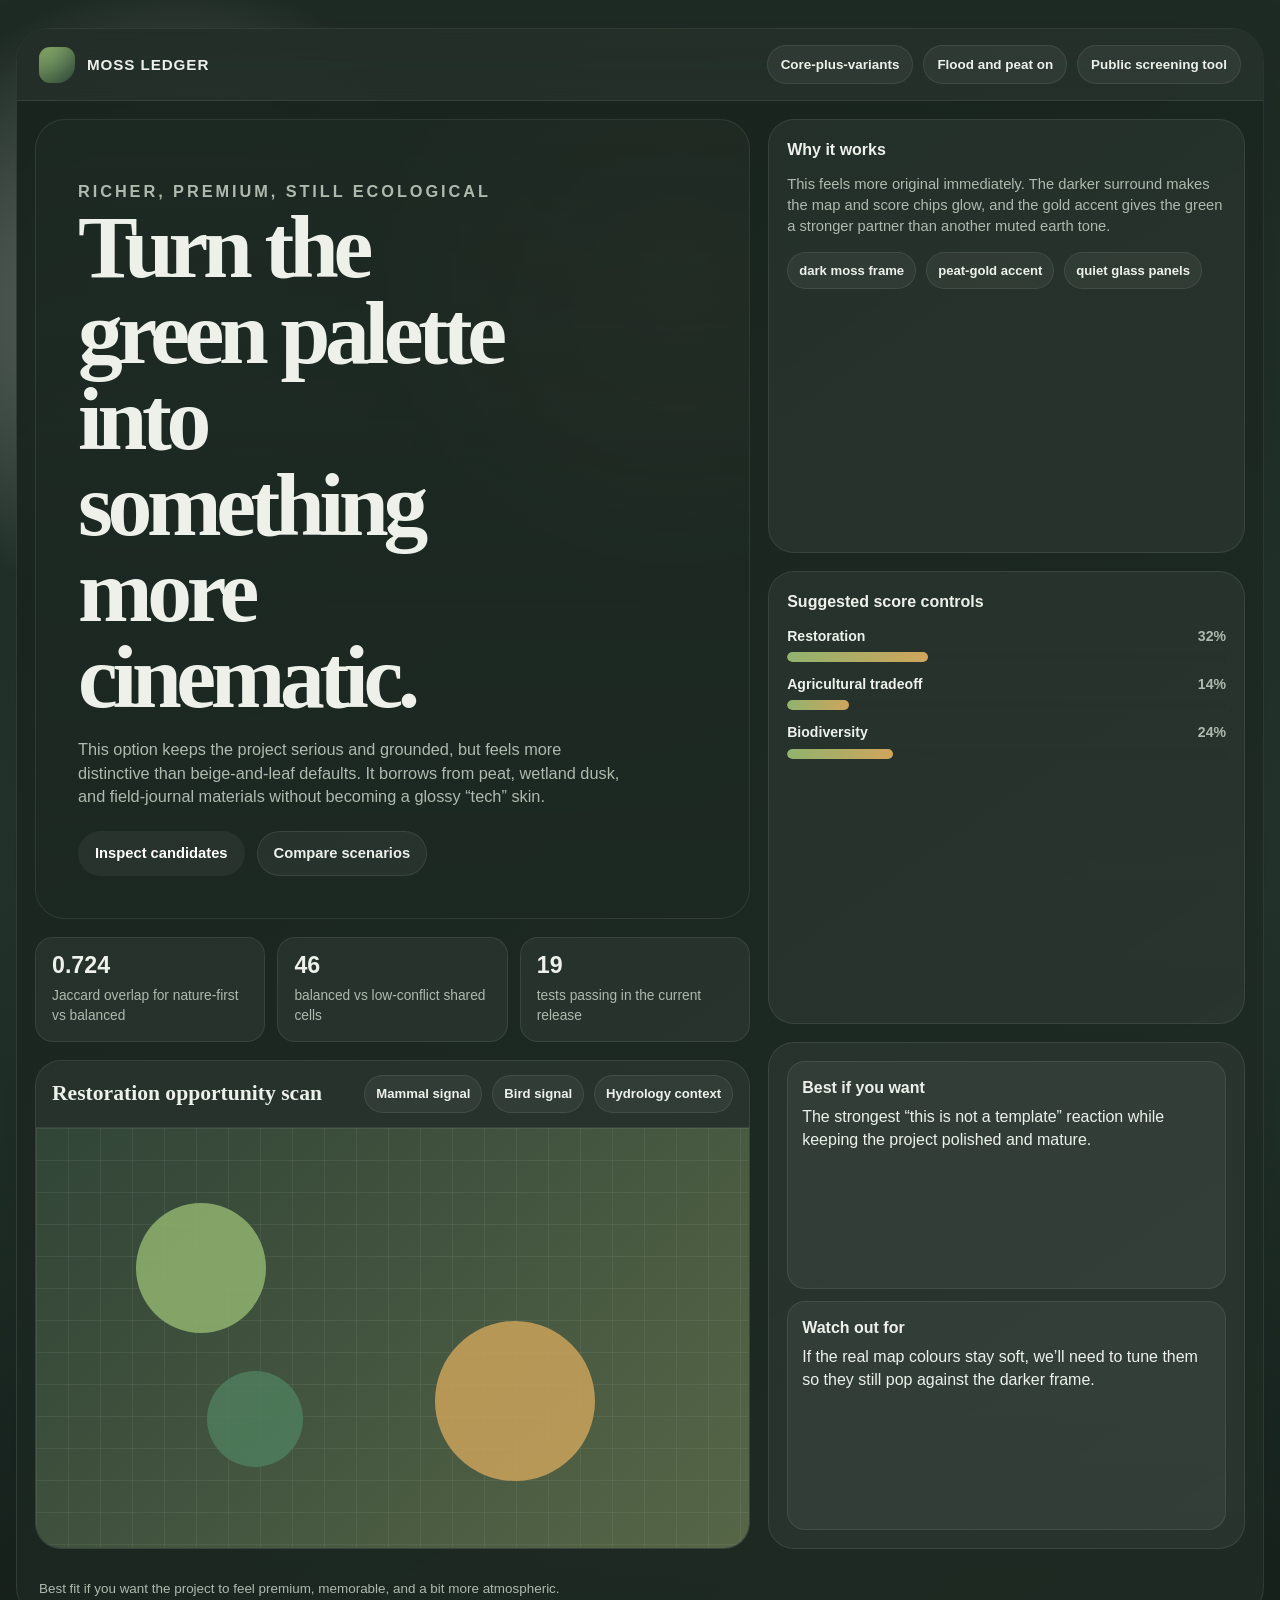
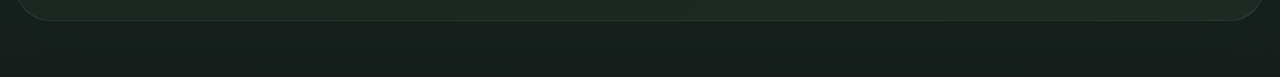
<file: docs/showcase/theme-ledger.html>
<!doctype html>
<html lang="en">
<head>
  <meta charset="utf-8">
  <meta name="viewport" content="width=device-width, initial-scale=1">
  <title>Moss Ledger | Rewilding Theme Concept</title>
  <link rel="stylesheet" href="themes.css">
</head>
<body class="theme-page ledger">
  <main class="showcase-shell">
    <article class="app-frame">
      <header class="app-topbar">
        <div class="brand">
          <span class="brand-mark" aria-hidden="true"></span>
          <span>Moss Ledger</span>
        </div>
        <div class="toolbar">
          <span class="toolbar-chip">Core-plus-variants</span>
          <span class="toolbar-chip">Flood and peat on</span>
          <span class="toolbar-chip">Public screening tool</span>
        </div>
      </header>

      <div class="theme-body">
        <section class="theme-main">
          <div class="theme-hero">
            <p class="kicker">Richer, premium, still ecological</p>
            <h1>Turn the green palette into something more cinematic.</h1>
            <p>This option keeps the project serious and grounded, but feels more distinctive than beige-and-leaf defaults. It borrows from peat, wetland dusk, and field-journal materials without becoming a glossy “tech” skin.</p>
            <div class="actions">
              <span class="button primary">Inspect candidates</span>
              <span class="button">Compare scenarios</span>
            </div>
          </div>

          <div class="metrics">
            <div class="stat"><strong>0.724</strong><span>Jaccard overlap for nature-first vs balanced</span></div>
            <div class="stat"><strong>46</strong><span>balanced vs low-conflict shared cells</span></div>
            <div class="stat"><strong>19</strong><span>tests passing in the current release</span></div>
          </div>

          <div class="map-card">
            <div class="map-toolbar">
              <h2>Restoration opportunity scan</h2>
              <div class="pill-row">
                <span class="pill">Mammal signal</span>
                <span class="pill">Bird signal</span>
                <span class="pill">Hydrology context</span>
              </div>
            </div>
            <div class="map-placeholder">
              <span class="hotspot" aria-hidden="true"></span>
            </div>
          </div>
        </section>

        <aside class="sidebar">
          <section class="sidebar-card">
            <h3>Why it works</h3>
            <p>This feels more original immediately. The darker surround makes the map and score chips glow, and the gold accent gives the green a stronger partner than another muted earth tone.</p>
            <div class="pill-row">
              <span class="pill">dark moss frame</span>
              <span class="pill">peat-gold accent</span>
              <span class="pill">quiet glass panels</span>
            </div>
          </section>

          <section class="sidebar-card">
            <h3>Suggested score controls</h3>
            <div class="slider-group">
              <div class="slider">
                <label>Restoration <span>32%</span></label>
                <div class="track" style="--fill:32%"></div>
              </div>
              <div class="slider">
                <label>Agricultural tradeoff <span>14%</span></label>
                <div class="track" style="--fill:14%"></div>
              </div>
              <div class="slider">
                <label>Biodiversity <span>24%</span></label>
                <div class="track" style="--fill:24%"></div>
              </div>
            </div>
          </section>

          <section class="sidebar-card notes">
            <div class="note">
              <strong>Best if you want</strong>
              <span>The strongest “this is not a template” reaction while keeping the project polished and mature.</span>
            </div>
            <div class="note">
              <strong>Watch out for</strong>
              <span>If the real map colours stay soft, we’ll need to tune them so they still pop against the darker frame.</span>
            </div>
          </section>
        </aside>
      </div>

      <footer class="theme-footer">Best fit if you want the project to feel premium, memorable, and a bit more atmospheric.</footer>
    </article>
  </main>
</body>
</html>
</file>
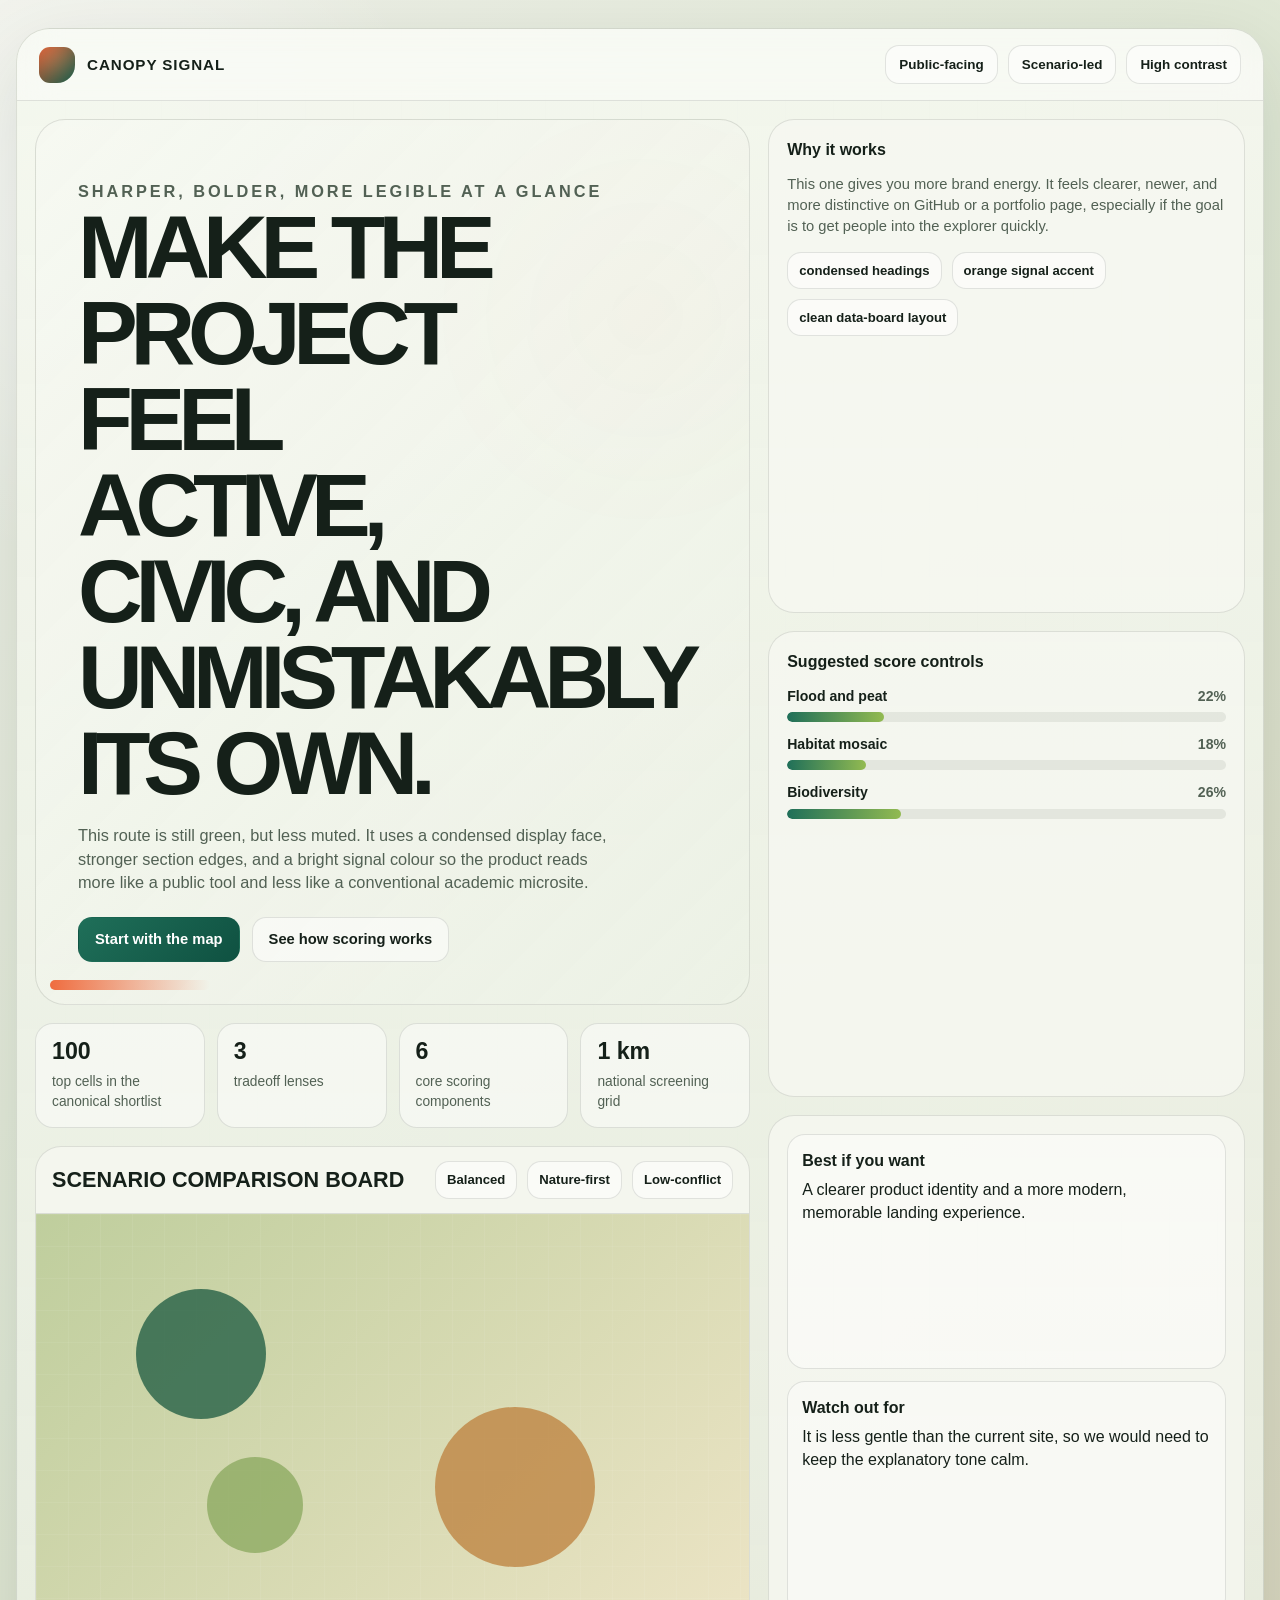
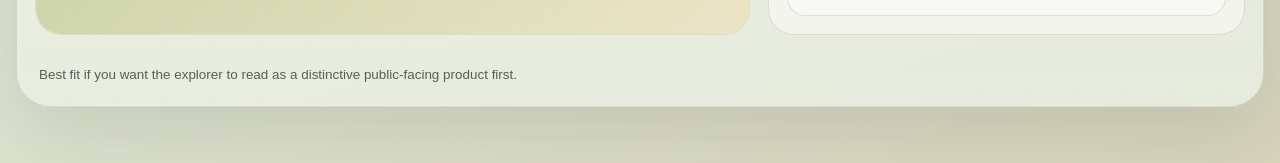
<file: docs/showcase/theme-signal.html>
<!doctype html>
<html lang="en">
<head>
  <meta charset="utf-8">
  <meta name="viewport" content="width=device-width, initial-scale=1">
  <title>Canopy Signal | Rewilding Theme Concept</title>
  <link rel="stylesheet" href="themes.css">
</head>
<body class="theme-page signal">
  <main class="showcase-shell">
    <article class="app-frame">
      <header class="app-topbar">
        <div class="brand">
          <span class="brand-mark" aria-hidden="true"></span>
          <span>Canopy Signal</span>
        </div>
        <div class="toolbar">
          <span class="toolbar-chip">Public-facing</span>
          <span class="toolbar-chip">Scenario-led</span>
          <span class="toolbar-chip">High contrast</span>
        </div>
      </header>

      <div class="theme-body">
        <section class="theme-main">
          <div class="theme-hero">
            <p class="kicker">Sharper, bolder, more legible at a glance</p>
            <h1>Make the project feel active, civic, and unmistakably its own.</h1>
            <p>This route is still green, but less muted. It uses a condensed display face, stronger section edges, and a bright signal colour so the product reads more like a public tool and less like a conventional academic microsite.</p>
            <div class="actions">
              <span class="button primary">Start with the map</span>
              <span class="button">See how scoring works</span>
            </div>
          </div>

          <div class="metrics">
            <div class="stat"><strong>100</strong><span>top cells in the canonical shortlist</span></div>
            <div class="stat"><strong>3</strong><span>tradeoff lenses</span></div>
            <div class="stat"><strong>6</strong><span>core scoring components</span></div>
            <div class="stat"><strong>1 km</strong><span>national screening grid</span></div>
          </div>

          <div class="map-card">
            <div class="map-toolbar">
              <h2>Scenario comparison board</h2>
              <div class="pill-row">
                <span class="pill">Balanced</span>
                <span class="pill">Nature-first</span>
                <span class="pill">Low-conflict</span>
              </div>
            </div>
            <div class="map-placeholder">
              <span class="hotspot" aria-hidden="true"></span>
            </div>
          </div>
        </section>

        <aside class="sidebar">
          <section class="sidebar-card">
            <h3>Why it works</h3>
            <p>This one gives you more brand energy. It feels clearer, newer, and more distinctive on GitHub or a portfolio page, especially if the goal is to get people into the explorer quickly.</p>
            <div class="pill-row">
              <span class="pill">condensed headings</span>
              <span class="pill">orange signal accent</span>
              <span class="pill">clean data-board layout</span>
            </div>
          </section>

          <section class="sidebar-card">
            <h3>Suggested score controls</h3>
            <div class="slider-group">
              <div class="slider">
                <label>Flood and peat <span>22%</span></label>
                <div class="track" style="--fill:22%"></div>
              </div>
              <div class="slider">
                <label>Habitat mosaic <span>18%</span></label>
                <div class="track" style="--fill:18%"></div>
              </div>
              <div class="slider">
                <label>Biodiversity <span>26%</span></label>
                <div class="track" style="--fill:26%"></div>
              </div>
            </div>
          </section>

          <section class="sidebar-card notes">
            <div class="note">
              <strong>Best if you want</strong>
              <span>A clearer product identity and a more modern, memorable landing experience.</span>
            </div>
            <div class="note">
              <strong>Watch out for</strong>
              <span>It is less gentle than the current site, so we would need to keep the explanatory tone calm.</span>
            </div>
          </section>
        </aside>
      </div>

      <footer class="theme-footer">Best fit if you want the explorer to read as a distinctive public-facing product first.</footer>
    </article>
  </main>
</body>
</html>
</file>
<file: docs/styles.css>
:root {
  --paper: #1d2722;
  --paper-deep: #141b18;
  --ink: #edf2ea;
  --muted: #a9b5a9;
  --leaf: #8fb36d;
  --leaf-dark: #d6dfcf;
  --moss: #5c7a56;
  --water: #718d8a;
  --clay: #caa05d;
  --panel: rgba(28, 39, 33, 0.82);
  --panel-strong: rgba(24, 34, 28, 0.93);
  --line: rgba(233, 240, 231, 0.09);
  --shadow: 0 26px 70px rgba(8, 12, 10, 0.28);
  --radius: 30px;
}

* {
  box-sizing: border-box;
}

html {
  scroll-behavior: smooth;
}

body {
  margin: 0;
  color: var(--ink);
  background:
    radial-gradient(circle at 10% 10%, rgba(255, 255, 255, 0.08), rgba(255, 255, 255, 0) 24rem),
    radial-gradient(circle at 84% 7%, rgba(202, 160, 93, 0.12), rgba(202, 160, 93, 0) 20rem),
    linear-gradient(180deg, var(--paper) 0%, var(--paper-deep) 100%);
  font-family: "IBM Plex Sans", "Avenir Next", "Segoe UI", sans-serif;
  line-height: 1.55;
}

a {
  color: var(--leaf-dark);
  text-decoration-thickness: 0.08em;
  text-underline-offset: 0.18em;
}

.site-header {
  position: sticky;
  top: 0;
  z-index: 20;
  display: flex;
  align-items: center;
  justify-content: space-between;
  gap: 24px;
  padding: 18px clamp(18px, 4vw, 56px);
  background: rgba(24, 34, 28, 0.78);
  border-bottom: 1px solid var(--line);
  backdrop-filter: blur(18px);
}

.brand {
  display: flex;
  align-items: center;
  gap: 12px;
  color: var(--ink);
  font-weight: 700;
  letter-spacing: 0.04em;
  text-transform: uppercase;
  text-decoration: none;
}

.brand-mark {
  width: 36px;
  height: 36px;
  border-radius: 12px 12px 18px 12px;
  background:
    linear-gradient(135deg, rgba(255, 255, 255, 0.16), rgba(255, 255, 255, 0)),
    linear-gradient(135deg, var(--clay), var(--leaf));
  box-shadow: inset 0 -8px 18px rgba(0, 0, 0, 0.24);
}

.site-nav {
  display: flex;
  align-items: center;
  gap: 8px;
  flex-wrap: wrap;
  justify-content: flex-end;
}

.site-nav a,
.button {
  display: inline-flex;
  align-items: center;
  justify-content: center;
  min-height: 40px;
  padding: 10px 15px;
  border-radius: 999px;
  color: var(--ink);
  font-size: 0.92rem;
  font-weight: 600;
  text-decoration: none;
}

.site-nav a:hover {
  background: rgba(255, 255, 255, 0.06);
}

.button {
  border: 1px solid var(--line);
  background: rgba(255, 255, 255, 0.05);
}

.button.primary {
  color: #18211c;
  background: linear-gradient(135deg, var(--clay), var(--leaf));
  box-shadow: 0 16px 38px rgba(8, 12, 10, 0.18);
}

.button.secondary {
  background: rgba(255, 255, 255, 0.04);
}

.page {
  width: min(1180px, calc(100% - 36px));
  margin: 0 auto;
}

.hero {
  display: grid;
  grid-template-columns: minmax(0, 1.08fr) minmax(320px, 0.82fr);
  gap: clamp(28px, 5vw, 64px);
  align-items: center;
  min-height: calc(100vh - 84px);
  padding: clamp(42px, 8vw, 96px) 0;
}

.eyebrow {
  margin: 0 0 12px;
  color: var(--clay);
  font-size: 0.74rem;
  font-weight: 600;
  letter-spacing: 0.18em;
  text-transform: uppercase;
  font-family: "Baskerville", "Iowan Old Style", Georgia, serif;
}

h1,
h2,
h3 {
  line-height: 1;
}

h1 {
  max-width: 920px;
  margin: 0;
  font-family: "Baskerville", "Iowan Old Style", Georgia, serif;
  font-size: clamp(3.2rem, 8vw, 7.7rem);
  letter-spacing: -0.065em;
}

h2 {
  margin: 0 0 18px;
  font-family: "Baskerville", "Iowan Old Style", Georgia, serif;
  font-size: clamp(2.2rem, 5vw, 4.4rem);
  letter-spacing: -0.045em;
}

h3 {
  margin: 0 0 10px;
  font-size: 1.18rem;
}

.lede {
  max-width: 720px;
  margin: 24px 0 0;
  color: var(--muted);
  font-size: clamp(1.12rem, 2vw, 1.38rem);
}

.hero-actions,
.section-actions {
  display: flex;
  gap: 12px;
  flex-wrap: wrap;
  margin-top: 30px;
}

.hero-card {
  position: relative;
  overflow: hidden;
  padding: 24px;
  border: 1px solid var(--line);
  border-radius: var(--radius);
  background:
    linear-gradient(180deg, rgba(29, 39, 34, 0.92), rgba(29, 39, 34, 0.72)),
    radial-gradient(circle at 80% 16%, rgba(202, 160, 93, 0.16), rgba(202, 160, 93, 0) 18rem);
  box-shadow: var(--shadow);
}

.map-preview {
  width: 100%;
  min-height: 320px;
  border-radius: 22px;
  background:
    linear-gradient(90deg, rgba(255, 255, 255, 0.08) 1px, transparent 1px),
    linear-gradient(rgba(255, 255, 255, 0.08) 1px, transparent 1px),
    radial-gradient(circle at 34% 28%, rgba(47, 104, 72, 0.8) 0 1.1rem, transparent 1.14rem),
    radial-gradient(circle at 48% 60%, rgba(127, 143, 79, 0.86) 0 1.4rem, transparent 1.44rem),
    radial-gradient(circle at 70% 38%, rgba(191, 134, 65, 0.78) 0 0.9rem, transparent 0.94rem),
    linear-gradient(135deg, #44564b, #7b8060);
  background-size: 34px 34px, 34px 34px, auto, auto, auto, auto;
}

.stat-grid {
  display: grid;
  grid-template-columns: repeat(2, minmax(0, 1fr));
  gap: 12px;
  margin-top: 16px;
}

.stat {
  padding: 16px;
  border: 1px solid var(--line);
  border-radius: 18px;
  background: rgba(255, 255, 255, 0.04);
}

.stat strong {
  display: block;
  font-family: "Baskerville", "Iowan Old Style", Georgia, serif;
  font-size: 2rem;
  line-height: 1;
}

.stat span {
  display: block;
  margin-top: 6px;
  color: var(--muted);
  font-size: 0.86rem;
}

.section {
  padding: clamp(46px, 8vw, 88px) 0;
}

.section-intro {
  max-width: 760px;
  color: var(--muted);
  font-size: 1.12rem;
}

.journey-strip {
  display: grid;
  grid-template-columns: repeat(4, minmax(0, 1fr));
  gap: 14px;
  margin-top: 30px;
}

.journey-step {
  position: relative;
  display: block;
  padding: 18px 18px 20px;
  border: 1px solid var(--line);
  border-radius: 22px;
  background: rgba(255, 255, 255, 0.04);
  color: inherit;
  text-decoration: none;
  transition:
    transform 160ms ease,
    box-shadow 160ms ease,
    border-color 160ms ease,
    background 160ms ease;
}

.journey-step strong {
  display: block;
  margin-bottom: 8px;
  font-size: 0.95rem;
}

.journey-step p {
  margin: 0;
  color: var(--muted);
  font-size: 0.95rem;
}

.journey-step:hover,
.journey-step:focus-visible {
  transform: translateY(-3px);
  border-color: rgba(202, 160, 93, 0.28);
  background: rgba(255, 255, 255, 0.06);
  box-shadow: 0 18px 34px rgba(8, 12, 10, 0.16);
}

.journey-step:focus-visible {
  outline: 3px solid rgba(47, 104, 72, 0.28);
  outline-offset: 2px;
}

.journey-step::after {
  content: "→";
  position: absolute;
  top: 18px;
  right: -11px;
  width: 22px;
  height: 22px;
  display: flex;
  align-items: center;
  justify-content: center;
  border-radius: 999px;
  background: linear-gradient(135deg, var(--clay), var(--leaf));
  color: #18211c;
  font-weight: 900;
  box-shadow: 0 8px 18px rgba(31, 73, 51, 0.18);
}

.journey-step:last-child::after {
  display: none;
}

.card-grid {
  display: grid;
  grid-template-columns: repeat(3, minmax(0, 1fr));
  gap: 18px;
  margin-top: 28px;
}

.photo-grid {
  display: grid;
  grid-template-columns: repeat(3, minmax(0, 1fr));
  gap: 18px;
  margin-top: 28px;
}

.card,
.photo-card,
.wide-card {
  border: 1px solid var(--line);
  border-radius: 24px;
  background: var(--panel);
  box-shadow: 0 18px 44px rgba(8, 12, 10, 0.16);
}

.card,
.photo-card {
  padding: 24px;
}

.card p,
.photo-card p,
.wide-card p,
.callout p {
  color: var(--muted);
}

.photo-card {
  overflow: hidden;
  padding: 0;
}

.photo-card img {
  display: block;
  width: 100%;
  aspect-ratio: 4 / 3;
  object-fit: cover;
  background: rgba(0, 0, 0, 0.06);
}

.inset-map {
  display: block;
  width: 100%;
  margin-top: 14px;
  border: 1px solid var(--line);
  border-radius: 18px;
  background: rgba(255, 255, 255, 0.06);
}

.photo-copy {
  padding: 20px 22px 24px;
}

.photo-copy h3 {
  margin-bottom: 8px;
}

.photo-meta {
  margin: 0 0 10px;
  color: var(--clay);
  font-size: 0.78rem;
  font-weight: 600;
  letter-spacing: 0.12em;
  text-transform: uppercase;
}

.card-number {
  display: inline-flex;
  align-items: center;
  justify-content: center;
  width: 40px;
  height: 40px;
  margin-bottom: 18px;
  border-radius: 14px;
  color: #18211c;
  background: linear-gradient(135deg, var(--clay), var(--leaf));
  font-weight: 900;
}

.wide-card {
  display: grid;
  grid-template-columns: minmax(0, 1fr) minmax(280px, 0.62fr);
  gap: 24px;
  align-items: center;
  padding: 28px;
}

.pill-list {
  display: flex;
  gap: 8px;
  flex-wrap: wrap;
  padding: 0;
  margin: 22px 0 0;
  list-style: none;
}

.pill-list li {
  padding: 8px 12px;
  border: 1px solid var(--line);
  border-radius: 999px;
  background: rgba(255, 255, 255, 0.05);
  color: var(--leaf-dark);
  font-size: 0.88rem;
  font-weight: 600;
}

.split {
  display: grid;
  grid-template-columns: minmax(0, 0.85fr) minmax(0, 1.15fr);
  gap: 24px;
  align-items: start;
}

.callout {
  padding: 28px;
  border: 1px solid var(--line);
  border-radius: var(--radius);
  background:
    linear-gradient(135deg, rgba(202, 160, 93, 0.1), rgba(143, 179, 109, 0.08)),
    rgba(24, 34, 28, 0.88);
}

.source-list {
  padding: 0;
  margin: 24px 0 0;
  list-style: none;
}

.source-list li {
  padding: 16px 0;
  border-top: 1px solid var(--line);
}

.source-list strong {
  display: block;
}

.source-list span {
  display: block;
  margin-top: 4px;
  color: var(--muted);
}

.page-title {
  padding: clamp(48px, 8vw, 90px) 0 24px;
}

.content-panel {
  padding: clamp(24px, 4vw, 42px);
  border: 1px solid var(--line);
  border-radius: var(--radius);
  background: var(--panel-strong);
  box-shadow: var(--shadow);
}

.content-panel + .content-panel {
  margin-top: 22px;
}

.content-panel ul,
.content-panel ol {
  padding-left: 1.2rem;
}

.content-panel li {
  margin: 0.55rem 0;
}

.model-diagram {
  display: grid;
  grid-template-columns: repeat(5, minmax(180px, 1fr));
  gap: 18px;
  align-items: start;
  margin: 28px 0 24px;
}

.model-column {
  display: grid;
  gap: 12px;
  position: relative;
}

.model-column:not(:last-child)::after {
  content: "→";
  position: absolute;
  top: 18px;
  right: -14px;
  width: 28px;
  height: 28px;
  display: flex;
  align-items: center;
  justify-content: center;
  border-radius: 999px;
  background: var(--leaf);
  color: #fffdf6;
  font-weight: 900;
  box-shadow: 0 10px 24px rgba(31, 73, 51, 0.18);
}

.model-node {
  padding: 16px 18px;
  border: 1px solid var(--line);
  border-radius: 20px;
  background: rgba(255, 255, 255, 0.05);
  box-shadow: 0 14px 30px rgba(8, 12, 10, 0.12);
}

.model-node-root,
.model-node-branch {
  color: #18211c;
  background: linear-gradient(135deg, var(--clay), var(--leaf));
  border-color: rgba(202, 160, 93, 0.28);
  box-shadow: 0 18px 34px rgba(8, 12, 10, 0.18);
}

.model-node-root {
  min-height: 100%;
  display: flex;
  align-items: center;
  justify-content: center;
  text-align: center;
  font-family: "Iowan Old Style", Georgia, serif;
  font-size: 1.5rem;
  letter-spacing: -0.03em;
}

.model-node-branch {
  font-weight: 800;
}

.case-study-grid {
  display: grid;
  grid-template-columns: minmax(0, 1.1fr) minmax(300px, 0.9fr);
  gap: 24px;
  align-items: start;
}

.case-study-grid img {
  width: 100%;
  border-radius: 24px;
  border: 1px solid var(--line);
  background: rgba(255, 255, 255, 0.6);
}

.metric-list {
  display: grid;
  gap: 12px;
  margin-top: 18px;
}

.metric-item {
  padding: 14px 16px;
  border: 1px solid var(--line);
  border-radius: 18px;
  background: rgba(255, 255, 255, 0.05);
}

.metric-item strong {
  display: block;
  font-size: 1.25rem;
}

.metric-item span {
  display: block;
  margin-top: 4px;
  color: var(--muted);
}

.collection-grid {
  display: grid;
  grid-template-columns: repeat(3, minmax(0, 1fr));
  gap: 18px;
  margin-top: 28px;
}

.collection-card {
  overflow: hidden;
  border: 1px solid var(--line);
  border-radius: 24px;
  background: var(--panel);
  box-shadow: 0 18px 44px rgba(8, 12, 10, 0.16);
}

.collection-card img {
  display: block;
  width: 100%;
  aspect-ratio: 16 / 10;
  object-fit: cover;
  background: rgba(0, 0, 0, 0.06);
}

.collection-copy {
  padding: 20px 22px 24px;
}

.footer {
  width: min(1180px, calc(100% - 36px));
  margin: 0 auto;
  padding: 52px 0;
  color: var(--muted);
  border-top: 1px solid var(--line);
}

@media (max-width: 900px) {
  .hero,
  .wide-card,
  .split,
  .case-study-grid {
    grid-template-columns: 1fr;
  }

  .card-grid {
    grid-template-columns: 1fr;
  }

  .photo-grid {
    grid-template-columns: 1fr;
  }

  .collection-grid {
    grid-template-columns: 1fr;
  }

  .journey-strip {
    grid-template-columns: 1fr;
  }

  .journey-step::after {
    display: none;
  }

  .model-diagram {
    grid-template-columns: 1fr;
  }

  .model-column:not(:last-child)::after {
    top: auto;
    right: auto;
    bottom: -14px;
    left: 50%;
    transform: translateX(-50%) rotate(90deg);
  }

  .site-header {
    position: static;
    align-items: flex-start;
    flex-direction: column;
  }

  .site-nav {
    justify-content: flex-start;
  }
}

@media (max-width: 620px) {
  .stat-grid {
    grid-template-columns: 1fr;
  }

  .site-nav a,
  .button {
    width: 100%;
  }

  .hero-actions,
  .section-actions {
    flex-direction: column;
  }
}
</file>
<file: docs/showcase/themes.css>
:root {
  color-scheme: light;
  --bg: #f5f0e6;
  --bg-alt: #e8dfcf;
  --panel: rgba(255, 251, 244, 0.76);
  --panel-strong: rgba(255, 251, 244, 0.92);
  --line: rgba(32, 42, 35, 0.12);
  --text: #1e2922;
  --muted: #667267;
  --accent: #2e6a4c;
  --accent-2: #92aa61;
  --signal: #bf8340;
  --shadow: 0 24px 80px rgba(20, 30, 23, 0.12);
  --radius-xl: 34px;
  --radius-lg: 24px;
  --radius-md: 16px;
  --max-width: 1320px;
}

* {
  box-sizing: border-box;
}

html,
body {
  margin: 0;
  min-height: 100%;
}

body {
  color: var(--text);
  background: var(--bg);
  font-family: var(--font-body, "Avenir Next", "Segoe UI", sans-serif);
  line-height: 1.45;
}

a {
  color: inherit;
}

.theme-page {
  min-height: 100vh;
}

.showcase-shell {
  width: min(var(--max-width), calc(100% - 32px));
  margin: 0 auto;
  padding: 28px 0 56px;
}

.compare-header,
.app-frame {
  position: relative;
  overflow: hidden;
  border: 1px solid var(--line);
  border-radius: var(--radius-xl);
  box-shadow: var(--shadow);
}

.compare-header {
  padding: 28px;
  background: linear-gradient(180deg, rgba(255, 255, 255, 0.72), rgba(255, 255, 255, 0.54));
}

.compare-header h1,
.theme-hero h1 {
  margin: 0;
  font-family: var(--font-display, "Iowan Old Style", Georgia, serif);
  letter-spacing: var(--display-spacing, -0.05em);
  line-height: 0.96;
}

.compare-header h1 {
  max-width: 11ch;
  font-size: clamp(3rem, 8vw, 5.9rem);
}

.compare-header p {
  max-width: 66ch;
  margin: 18px 0 0;
  color: var(--muted);
  font-size: 1.04rem;
}

.compare-grid {
  display: grid;
  grid-template-columns: repeat(3, minmax(0, 1fr));
  gap: 18px;
  margin-top: 22px;
}

.compare-card {
  display: flex;
  flex-direction: column;
  min-height: 340px;
  padding: 20px;
  border: 1px solid var(--line);
  border-radius: 28px;
  background: linear-gradient(180deg, rgba(255, 255, 255, 0.68), rgba(255, 255, 255, 0.48));
  text-decoration: none;
  transition: transform 140ms ease, box-shadow 140ms ease, border-color 140ms ease;
}

.compare-card:hover {
  transform: translateY(-3px);
  border-color: rgba(46, 106, 76, 0.3);
  box-shadow: 0 18px 38px rgba(21, 31, 25, 0.12);
}

.compare-card strong {
  font-size: 1.2rem;
}

.compare-card p {
  margin: 10px 0 0;
  color: var(--muted);
}

.compare-card .swatches {
  display: flex;
  gap: 10px;
  margin-top: auto;
  padding-top: 18px;
}

.compare-card .swatch {
  width: 100%;
  height: 80px;
  border-radius: 18px;
  border: 1px solid rgba(255, 255, 255, 0.42);
}

.app-frame {
  background: var(--frame-bg, linear-gradient(145deg, rgba(255, 253, 247, 0.86), rgba(239, 233, 220, 0.76)));
}

.app-topbar {
  display: flex;
  align-items: center;
  justify-content: space-between;
  gap: 16px;
  padding: 16px 22px;
  border-bottom: 1px solid var(--line);
  background: rgba(255, 255, 255, 0.36);
  backdrop-filter: blur(18px);
}

.brand {
  display: flex;
  align-items: center;
  gap: 12px;
  font-size: 0.95rem;
  font-weight: 800;
  letter-spacing: 0.06em;
  text-transform: uppercase;
}

.brand-mark {
  width: 36px;
  height: 36px;
  border-radius: 11px 11px 18px 11px;
  background: var(--mark-bg, linear-gradient(135deg, var(--accent), var(--accent-2)));
  box-shadow: inset 0 -8px 18px rgba(0, 0, 0, 0.18);
}

.toolbar {
  display: flex;
  gap: 10px;
  flex-wrap: wrap;
}

.toolbar-chip,
.pill,
.stat {
  border: 1px solid var(--line);
}

.toolbar-chip {
  padding: 9px 13px;
  border-radius: 999px;
  background: rgba(255, 255, 255, 0.48);
  font-size: 0.84rem;
  font-weight: 700;
}

.theme-body {
  display: grid;
  grid-template-columns: minmax(0, 1.2fr) minmax(290px, 0.8fr);
  gap: 18px;
  padding: 18px;
}

.theme-main {
  display: grid;
  gap: 18px;
}

.theme-hero {
  position: relative;
  overflow: hidden;
  padding: clamp(24px, 5vw, 42px);
  border: 1px solid var(--line);
  border-radius: calc(var(--radius-xl) - 4px);
  background: var(--hero-bg, linear-gradient(135deg, rgba(255, 255, 255, 0.76), rgba(255, 255, 255, 0.42)));
}

.theme-hero h1 {
  max-width: 10ch;
  font-size: clamp(3.2rem, 7vw, 7rem);
}

.kicker {
  margin: 0 0 12px;
  color: var(--accent);
  font-size: 0.78rem;
  font-weight: 900;
  letter-spacing: 0.18em;
  text-transform: uppercase;
}

.theme-hero p {
  max-width: 60ch;
  margin: 18px 0 0;
  color: var(--muted);
  font-size: 1.02rem;
}

.actions {
  display: flex;
  gap: 12px;
  flex-wrap: wrap;
  margin-top: 22px;
}

.button {
  display: inline-flex;
  align-items: center;
  justify-content: center;
  min-height: 44px;
  padding: 11px 16px;
  border-radius: 999px;
  border: 1px solid var(--line);
  background: rgba(255, 255, 255, 0.52);
  font-size: 0.92rem;
  font-weight: 800;
  text-decoration: none;
}

.button.primary {
  color: white;
  background: linear-gradient(135deg, var(--accent), var(--button-dark, #1f4734));
  border-color: transparent;
}

.metrics {
  display: grid;
  grid-template-columns: repeat(3, minmax(0, 1fr));
  gap: 12px;
}

.stat {
  padding: 16px;
  border-radius: 18px;
  background: rgba(255, 255, 255, 0.46);
}

.stat strong {
  display: block;
  font-size: 1.45rem;
  line-height: 1;
}

.stat span {
  display: block;
  margin-top: 8px;
  color: var(--muted);
  font-size: 0.86rem;
}

.map-card,
.sidebar-card {
  border: 1px solid var(--line);
  border-radius: calc(var(--radius-lg) + 2px);
  background: var(--panel);
}

.map-card {
  overflow: hidden;
}

.map-toolbar {
  display: flex;
  align-items: center;
  justify-content: space-between;
  gap: 14px;
  padding: 14px 16px;
  border-bottom: 1px solid var(--line);
}

.map-toolbar h2 {
  margin: 0;
  font-family: var(--font-display, "Iowan Old Style", Georgia, serif);
  font-size: 1.35rem;
}

.map-placeholder {
  position: relative;
  min-height: 420px;
  background:
    linear-gradient(90deg, rgba(255, 255, 255, 0.06) 1px, transparent 1px),
    linear-gradient(rgba(255, 255, 255, 0.06) 1px, transparent 1px),
    var(--map-bg, linear-gradient(135deg, #bccba4, #d9ceb7));
  background-size: 32px 32px, 32px 32px, auto;
}

.map-placeholder::before,
.map-placeholder::after,
.hotspot {
  position: absolute;
  border-radius: 999px;
  filter: blur(0.1px);
}

.map-placeholder::before {
  content: "";
  inset: 18% auto auto 14%;
  width: 130px;
  height: 130px;
  background: rgba(38, 97, 70, 0.8);
}

.map-placeholder::after {
  content: "";
  inset: 46% auto auto 56%;
  width: 160px;
  height: 160px;
  background: rgba(190, 131, 64, 0.78);
}

.hotspot {
  inset: 58% auto auto 24%;
  width: 96px;
  height: 96px;
  background: rgba(140, 170, 96, 0.78);
}

.sidebar {
  display: grid;
  gap: 18px;
}

.sidebar-card {
  padding: 18px;
}

.sidebar-card h3 {
  margin: 0 0 12px;
  font-size: 1rem;
}

.sidebar-card p {
  margin: 0 0 14px;
  color: var(--muted);
  font-size: 0.92rem;
}

.pill-row {
  display: flex;
  gap: 10px;
  flex-wrap: wrap;
}

.pill {
  padding: 8px 11px;
  border-radius: 999px;
  background: rgba(255, 255, 255, 0.55);
  font-size: 0.82rem;
  font-weight: 700;
}

.slider-group {
  display: grid;
  gap: 12px;
}

.slider {
  display: grid;
  gap: 6px;
}

.slider label {
  display: flex;
  align-items: baseline;
  justify-content: space-between;
  gap: 12px;
  font-size: 0.88rem;
  font-weight: 800;
}

.slider span {
  color: var(--muted);
  font-weight: 700;
}

.track {
  position: relative;
  overflow: hidden;
  height: 10px;
  border-radius: 999px;
  background: rgba(29, 43, 35, 0.08);
}

.track::after {
  content: "";
  position: absolute;
  inset: 0 auto 0 0;
  width: var(--fill, 50%);
  border-radius: 999px;
  background: linear-gradient(90deg, var(--accent), var(--accent-2));
}

.notes {
  display: grid;
  gap: 12px;
}

.note {
  padding: 14px;
  border-radius: 18px;
  border: 1px solid var(--line);
  background: rgba(255, 255, 255, 0.42);
}

.note strong {
  display: block;
  margin-bottom: 6px;
}

.theme-footer {
  padding: 12px 22px 22px;
  color: var(--muted);
  font-size: 0.84rem;
}

.atlas {
  --bg:
    radial-gradient(circle at 10% 10%, rgba(255, 255, 255, 0.74), rgba(255, 255, 255, 0) 22rem),
    radial-gradient(circle at 80% 12%, rgba(167, 191, 128, 0.34), rgba(167, 191, 128, 0) 18rem),
    linear-gradient(135deg, #f4ecde 0%, #ebdfc8 52%, #d9caad 100%);
  --panel: rgba(255, 250, 242, 0.72);
  --text: #1c2620;
  --muted: #5b665d;
  --accent: #2c6848;
  --accent-2: #9cb05f;
  --signal: #b9793f;
  --font-display: "Baskerville", "Palatino Linotype", Georgia, serif;
  --font-body: "Avenir Next", "Segoe UI", sans-serif;
  --hero-bg:
    linear-gradient(145deg, rgba(255, 252, 244, 0.82), rgba(255, 252, 244, 0.42)),
    radial-gradient(circle at 86% 22%, rgba(185, 121, 63, 0.16), rgba(185, 121, 63, 0) 16rem);
  --map-bg: linear-gradient(135deg, #bcc89c, #dec9ac);
}

.atlas .theme-hero::after {
  content: "";
  position: absolute;
  inset: auto -5% -22% auto;
  width: 320px;
  height: 320px;
  border-radius: 50%;
  border: 1px dashed rgba(44, 104, 72, 0.22);
}

.ledger {
  --bg:
    radial-gradient(circle at 14% 18%, rgba(255, 255, 255, 0.42), rgba(255, 255, 255, 0) 20rem),
    linear-gradient(180deg, #1e2a24 0%, #24342c 52%, #161f1b 100%);
  --panel: rgba(24, 35, 29, 0.74);
  --panel-strong: rgba(26, 37, 31, 0.9);
  --line: rgba(234, 240, 229, 0.09);
  --text: #edf1ea;
  --muted: #afbaae;
  --accent: #90b36e;
  --accent-2: #d0a55c;
  --button-dark: #5c7b43;
  --frame-bg: linear-gradient(145deg, rgba(23, 34, 28, 0.94), rgba(31, 44, 36, 0.86));
  --hero-bg:
    linear-gradient(180deg, rgba(29, 41, 35, 0.9), rgba(29, 41, 35, 0.68)),
    radial-gradient(circle at 90% 18%, rgba(208, 165, 92, 0.22), rgba(208, 165, 92, 0) 20rem);
  --mark-bg: linear-gradient(135deg, #8fb26d, #385844);
  --map-bg: linear-gradient(135deg, #314537, #566647);
  --font-display: "Canela", "Iowan Old Style", Georgia, serif;
  --font-body: "IBM Plex Sans", "Avenir Next", "Segoe UI", sans-serif;
}

.ledger .app-topbar,
.ledger .toolbar-chip,
.ledger .button,
.ledger .stat,
.ledger .map-card,
.ledger .sidebar-card,
.ledger .note,
.ledger .pill {
  background: rgba(255, 255, 255, 0.05);
}

.ledger .theme-hero h1 {
  letter-spacing: -0.06em;
}

.ledger .map-placeholder::before {
  background: rgba(144, 179, 110, 0.86);
}

.ledger .map-placeholder::after {
  background: rgba(208, 165, 92, 0.82);
}

.ledger .hotspot {
  background: rgba(78, 125, 93, 0.86);
}

.signal {
  --bg:
    radial-gradient(circle at 8% 12%, rgba(255, 255, 255, 0.62), rgba(255, 255, 255, 0) 22rem),
    linear-gradient(135deg, #eef0e8 0%, #dfe7d4 46%, #d7d4bc 100%);
  --panel: rgba(246, 248, 241, 0.78);
  --text: #152019;
  --muted: #526154;
  --accent: #1f6f59;
  --accent-2: #92ba51;
  --signal: #ef6c3f;
  --button-dark: #0f5141;
  --font-display: "Arial Narrow", "Franklin Gothic Medium", "Avenir Next Condensed", sans-serif;
  --font-body: "Neue Haas Grotesk Text Pro", "Avenir Next", "Segoe UI", sans-serif;
  --display-spacing: -0.08em;
  --frame-bg:
    linear-gradient(180deg, rgba(244, 247, 238, 0.92), rgba(234, 239, 227, 0.82)),
    repeating-linear-gradient(90deg, rgba(31, 111, 89, 0.04), rgba(31, 111, 89, 0.04) 1px, transparent 1px, transparent 48px);
  --hero-bg:
    linear-gradient(135deg, rgba(246, 248, 241, 0.92), rgba(236, 241, 229, 0.82)),
    radial-gradient(circle at 85% 22%, rgba(239, 108, 63, 0.16), rgba(239, 108, 63, 0) 14rem);
  --mark-bg: linear-gradient(135deg, #ef6c3f, #1f6f59);
  --map-bg: linear-gradient(135deg, #bfce9d, #ece4c5);
}

.signal .theme-hero h1,
.signal .map-toolbar h2 {
  text-transform: uppercase;
}

.signal .button,
.signal .toolbar-chip,
.signal .pill {
  border-radius: 14px;
}

.signal .metrics {
  grid-template-columns: repeat(4, minmax(0, 1fr));
}

.signal .theme-hero::before {
  content: "";
  position: absolute;
  inset: auto auto 14px 14px;
  width: 160px;
  height: 10px;
  border-radius: 999px;
  background: linear-gradient(90deg, var(--signal), transparent);
}

@media (max-width: 1024px) {
  .compare-grid,
  .theme-body {
    grid-template-columns: 1fr;
  }

  .metrics,
  .signal .metrics {
    grid-template-columns: repeat(2, minmax(0, 1fr));
  }
}

@media (max-width: 680px) {
  .showcase-shell {
    width: min(var(--max-width), calc(100% - 20px));
    padding-top: 18px;
  }

  .app-topbar {
    align-items: flex-start;
    flex-direction: column;
  }

  .metrics {
    grid-template-columns: 1fr;
  }

  .theme-hero h1,
  .compare-header h1 {
    font-size: clamp(2.6rem, 13vw, 4.2rem);
  }
}
</file>
